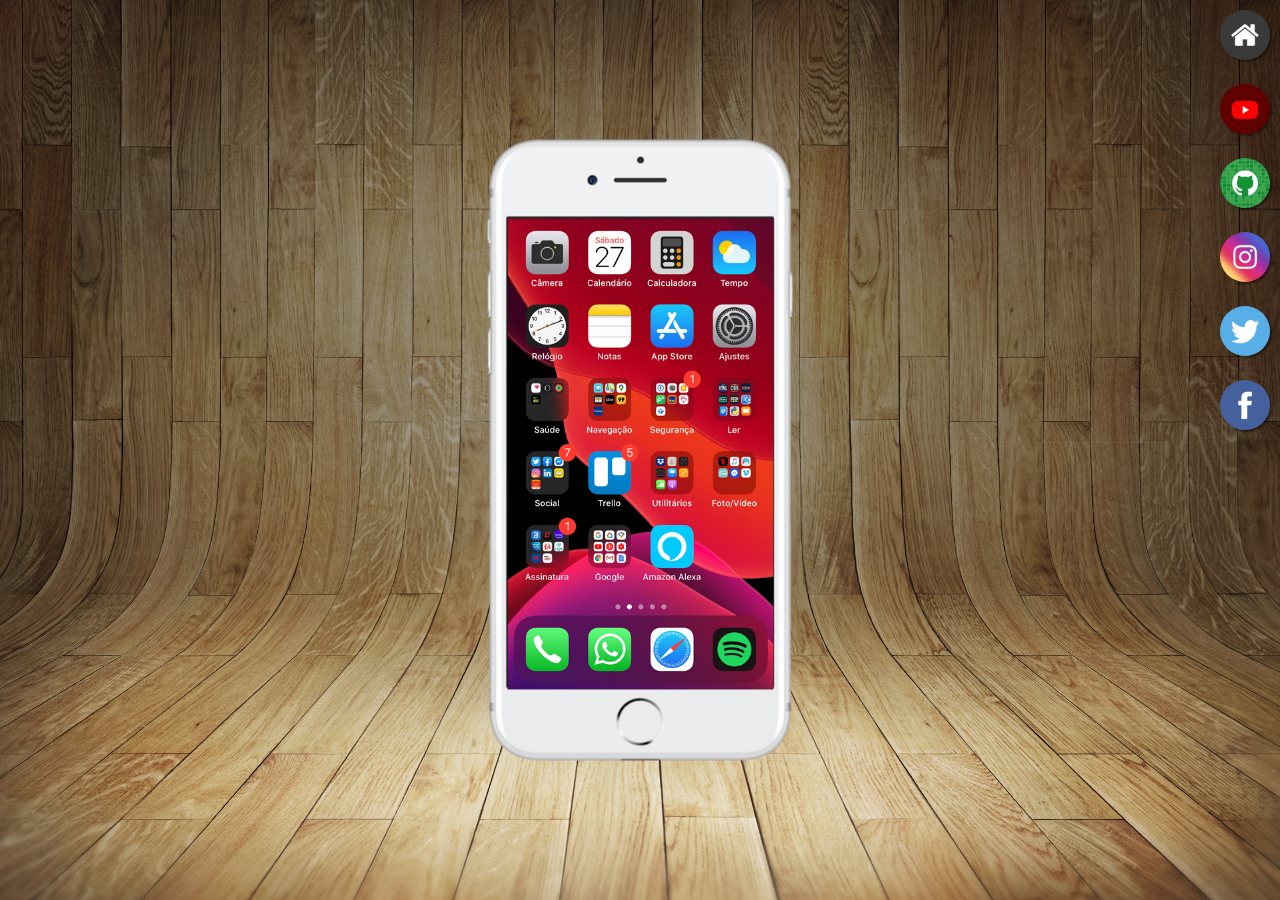
<file: index.html>
<!DOCTYPE html>
<html lang="pt-br">
<head>
    <meta charset="UTF-8">
    <meta http-equiv="X-UA-Compatible" content="IE=edge">
    <meta name="viewport" content="width=device-width, initial-scale=1.0">
    <link rel="shortcut icon" href="favicon.ico" type="image/x-icon">
    <link rel="stylesheet" href="estilos/style.css">
    <title>Projetos Redes Sociais</title>
</head>
<body>
    <main>
        <section id="telefone">
            <iframe src="home.html" name="tela" id="tela" frameborder="0">
                Seu navegador não é compatível com isso.
            </iframe>
        </section>
        <section id="redes-sociais">
            <a href="home.html" target="tela"><img src="imagens/logo-home.jpg" alt="Home"></a><br>
            <a href="youtube.html" target="tela"><img src="imagens/logo-youtube.jpg" alt="youtube"></a><br>
            <a href="github.html" target="tela"><img src="imagens/logo-github.jpg" alt="github"></a><br>
            <a href="instagram.html" target="tela"><img src="imagens/logo-instagram.jpg" alt="instagram"></a><br>
            <a href="twitter.html" target="tela"><img src="imagens/logo-twitter.jpg" alt="twitter"></a><br>
            <a href="facebook.html" target="tela"><img src="imagens/logo-facebook.jpg" alt="facebook"></a>
        </section>
    </main>
</body>
</html>
</file>
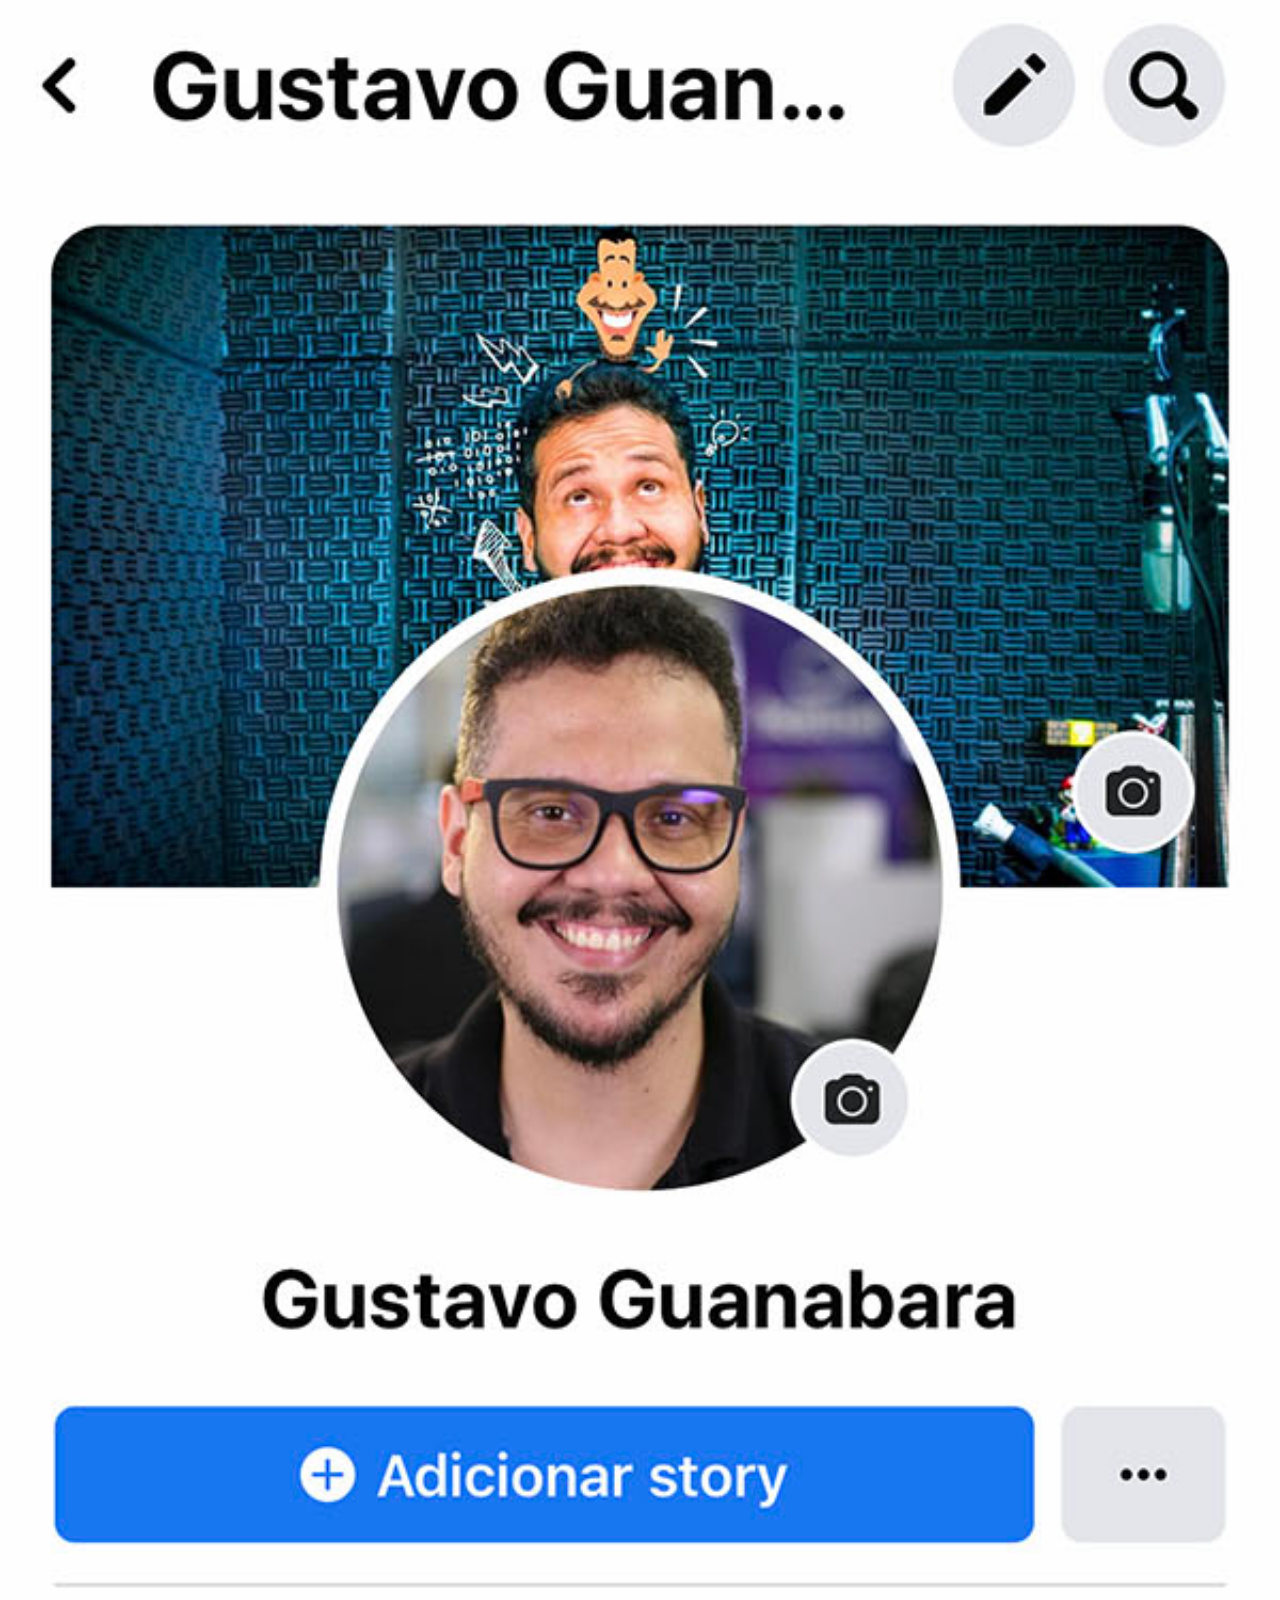
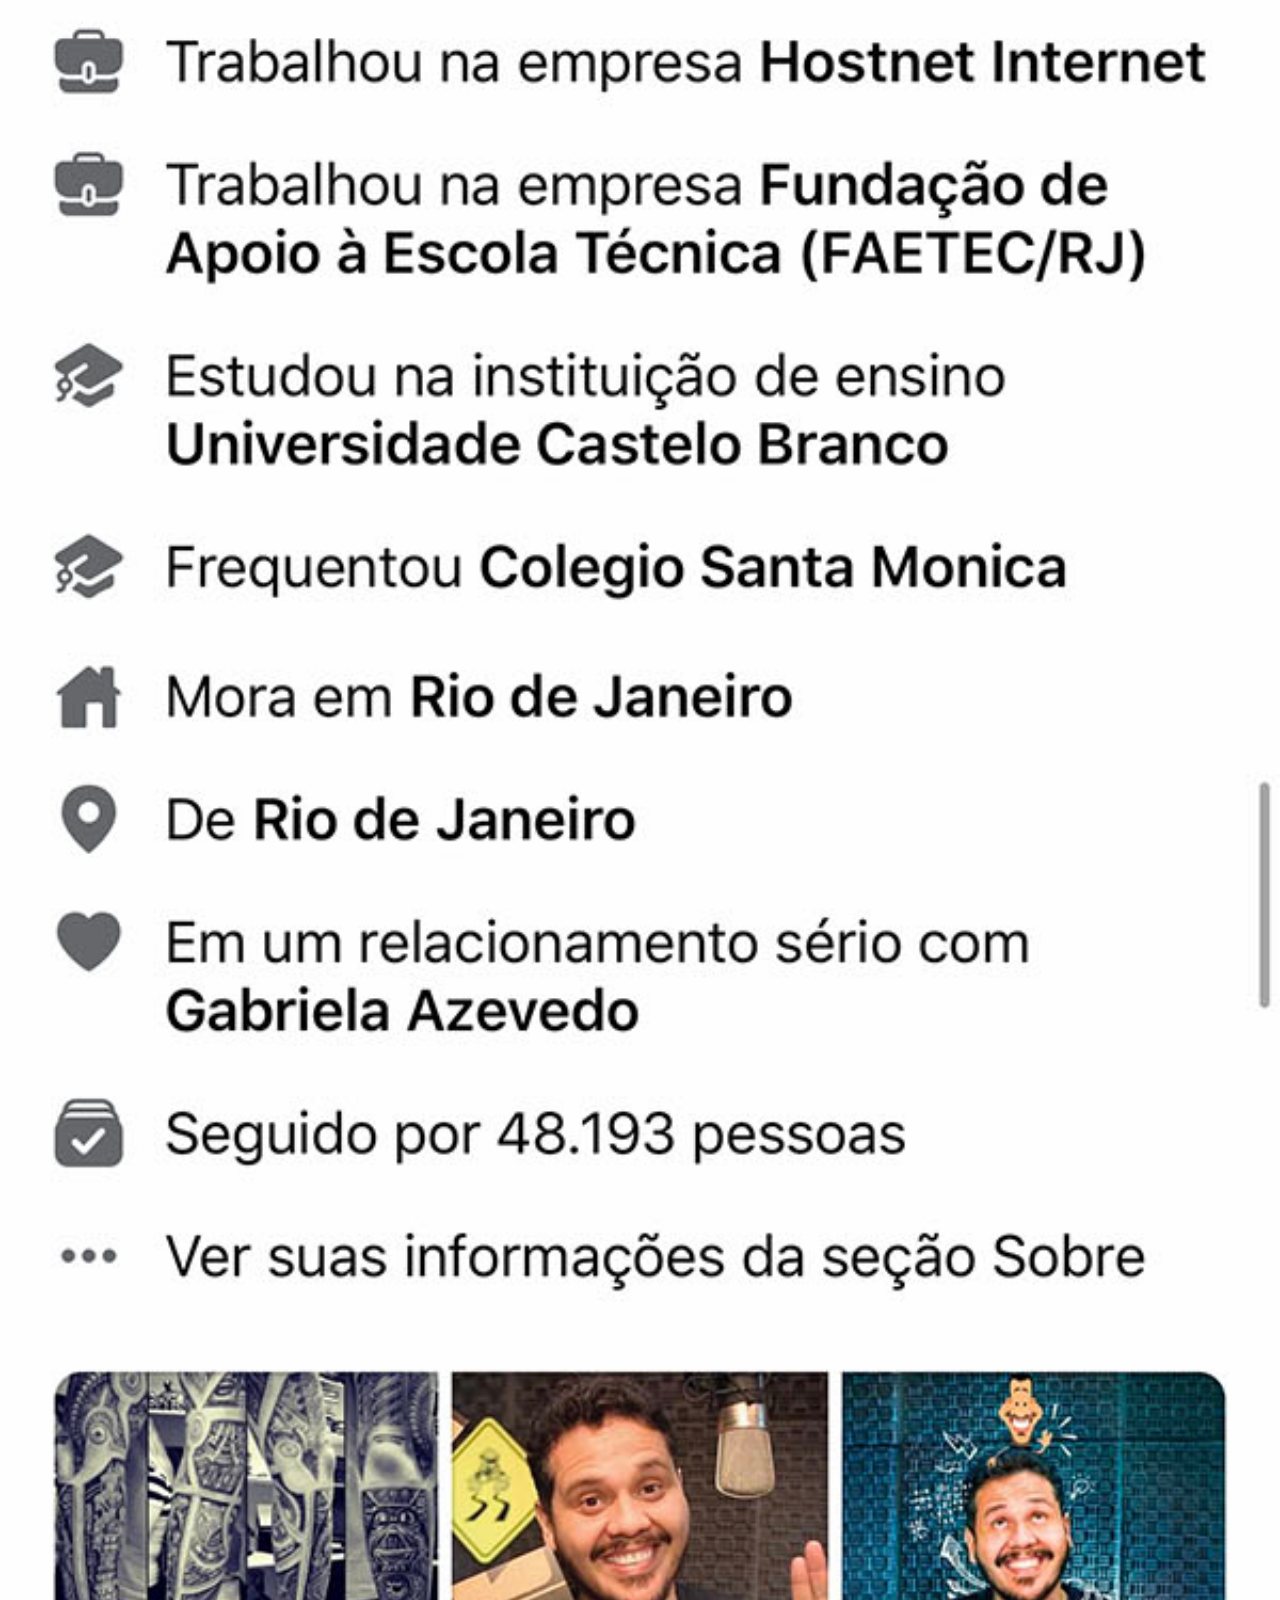
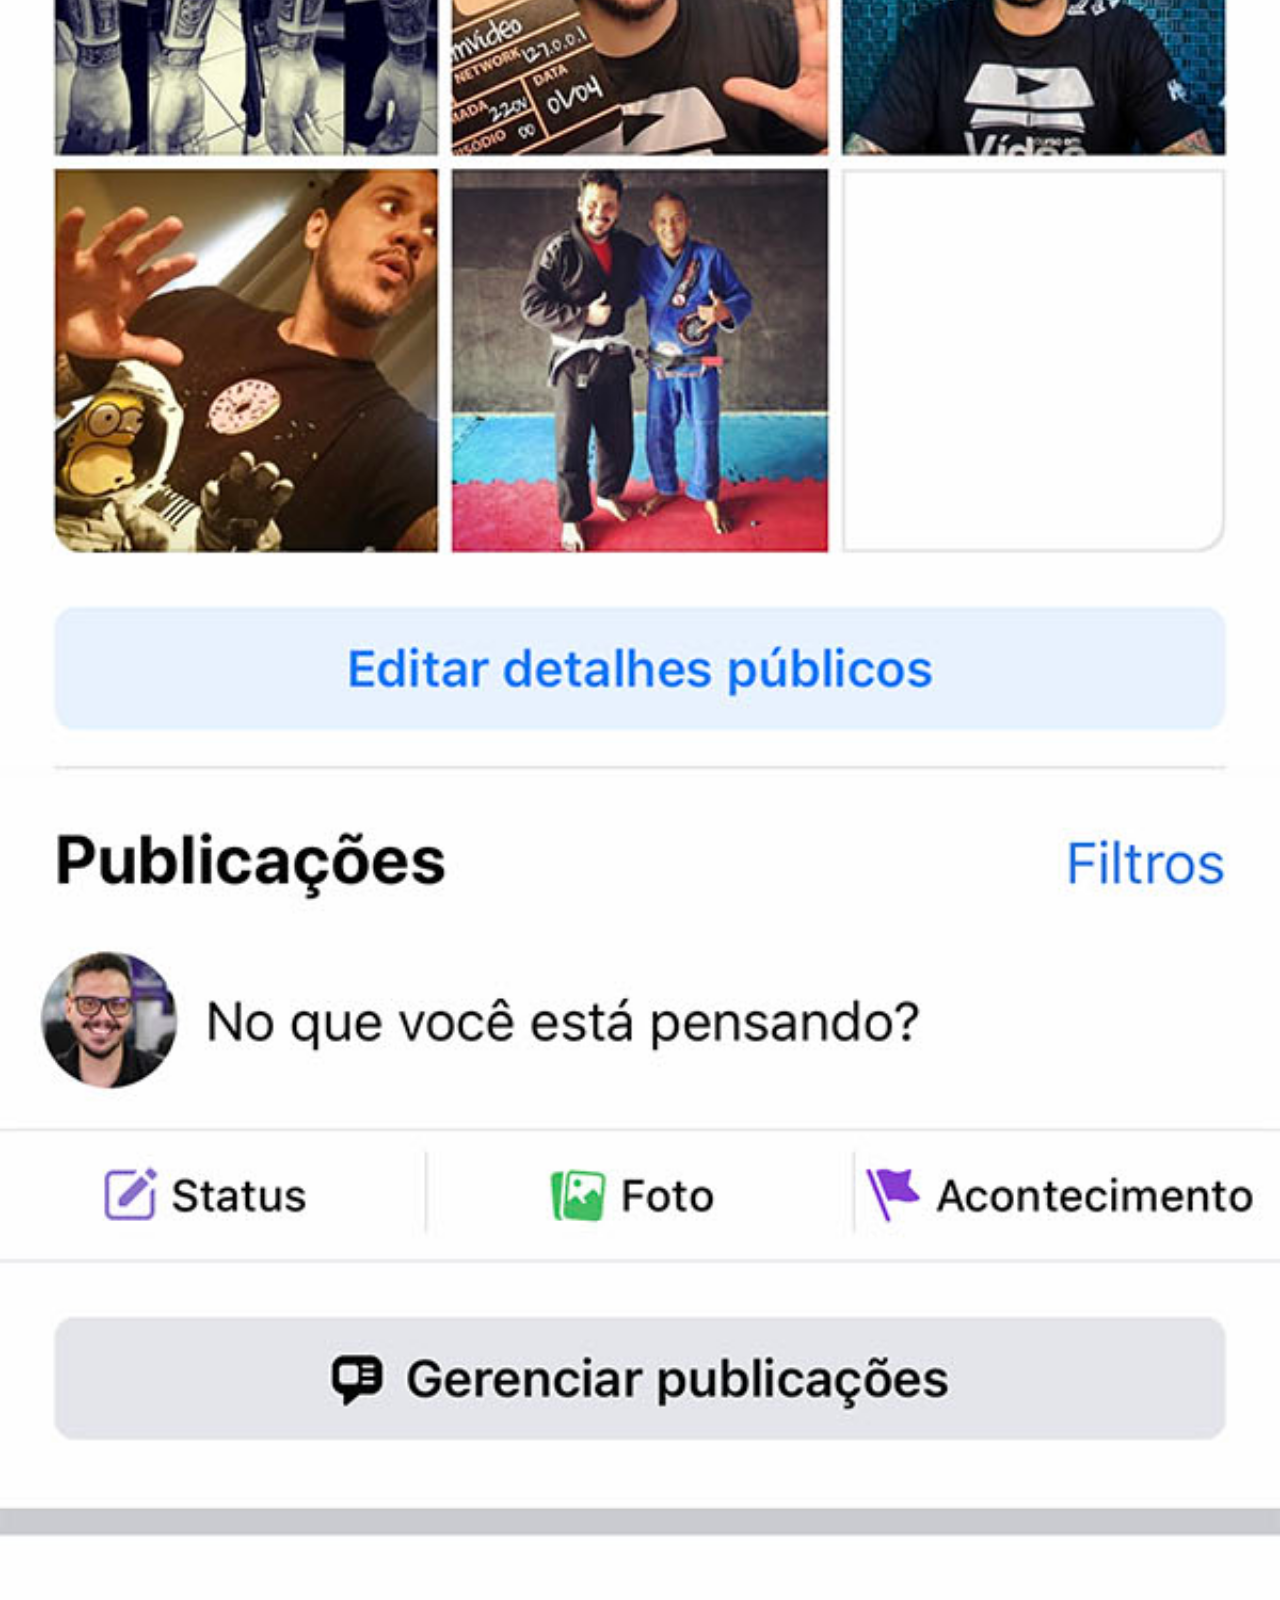
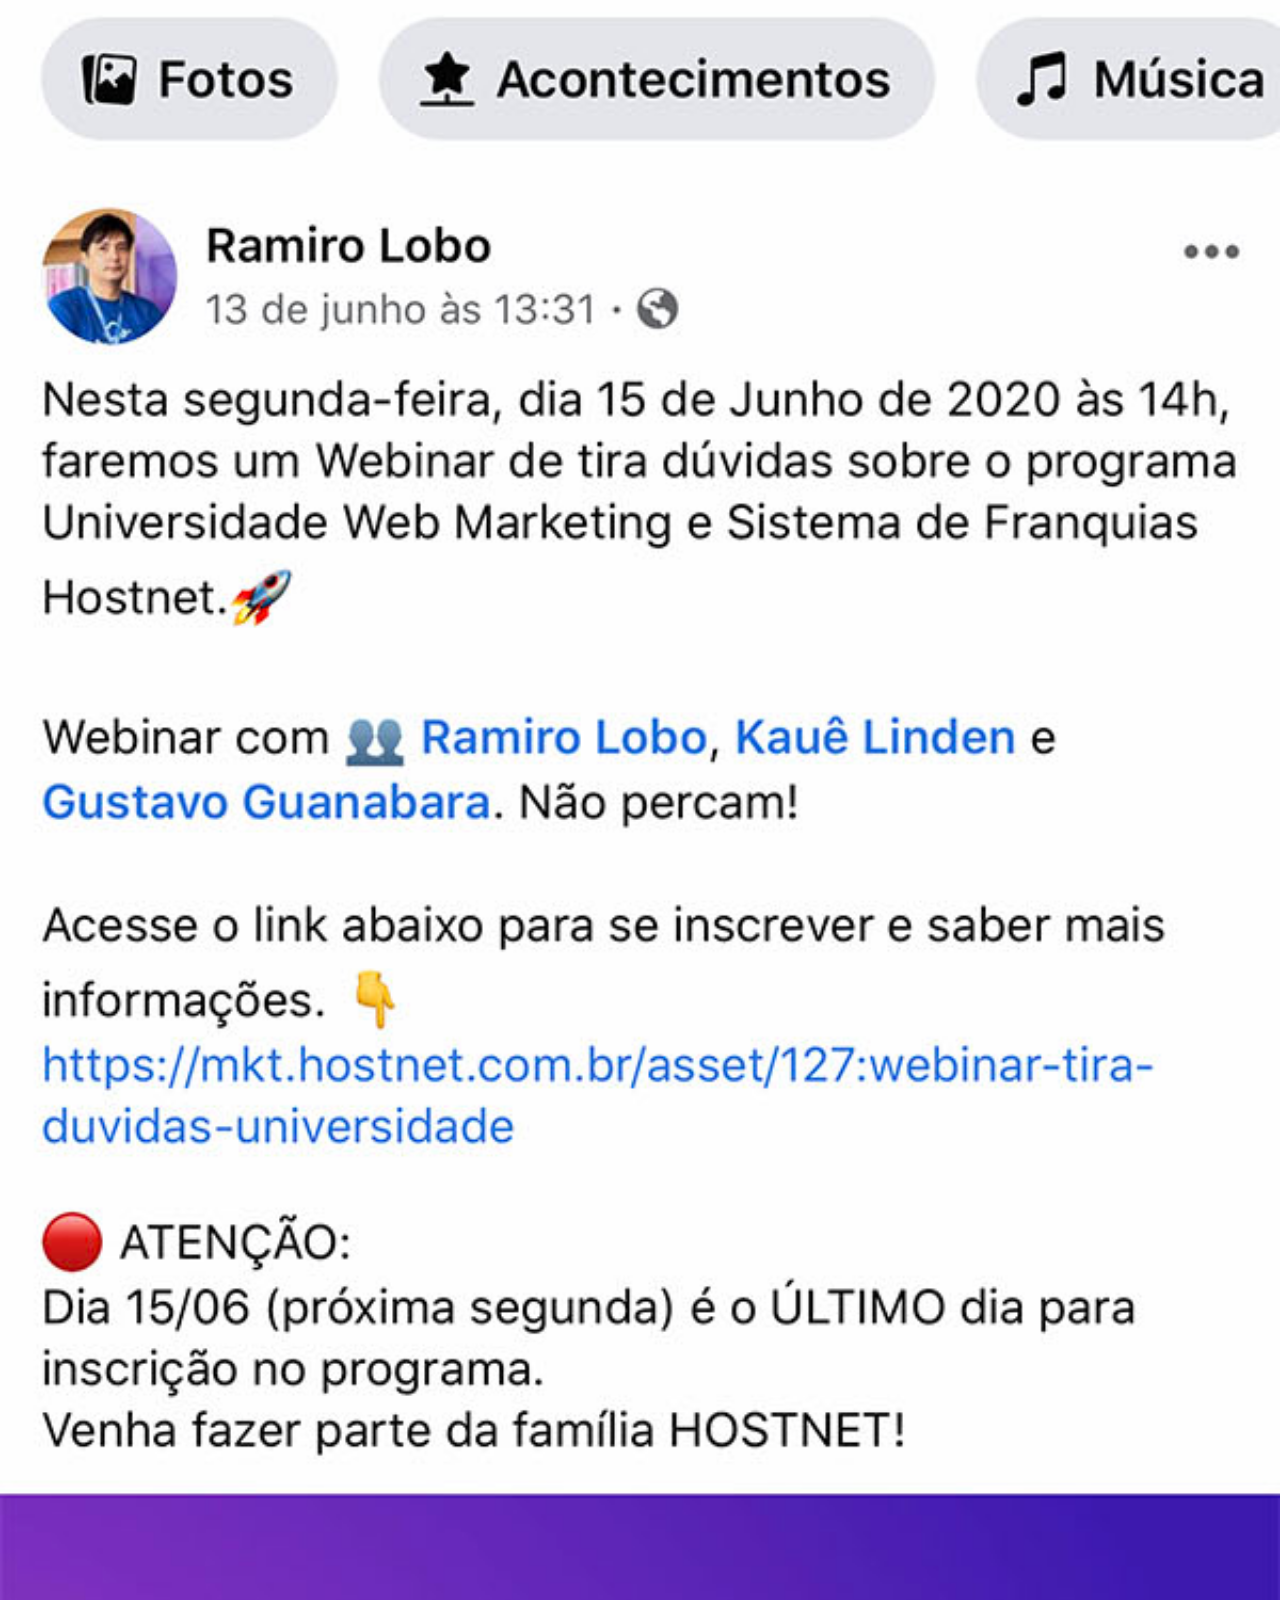
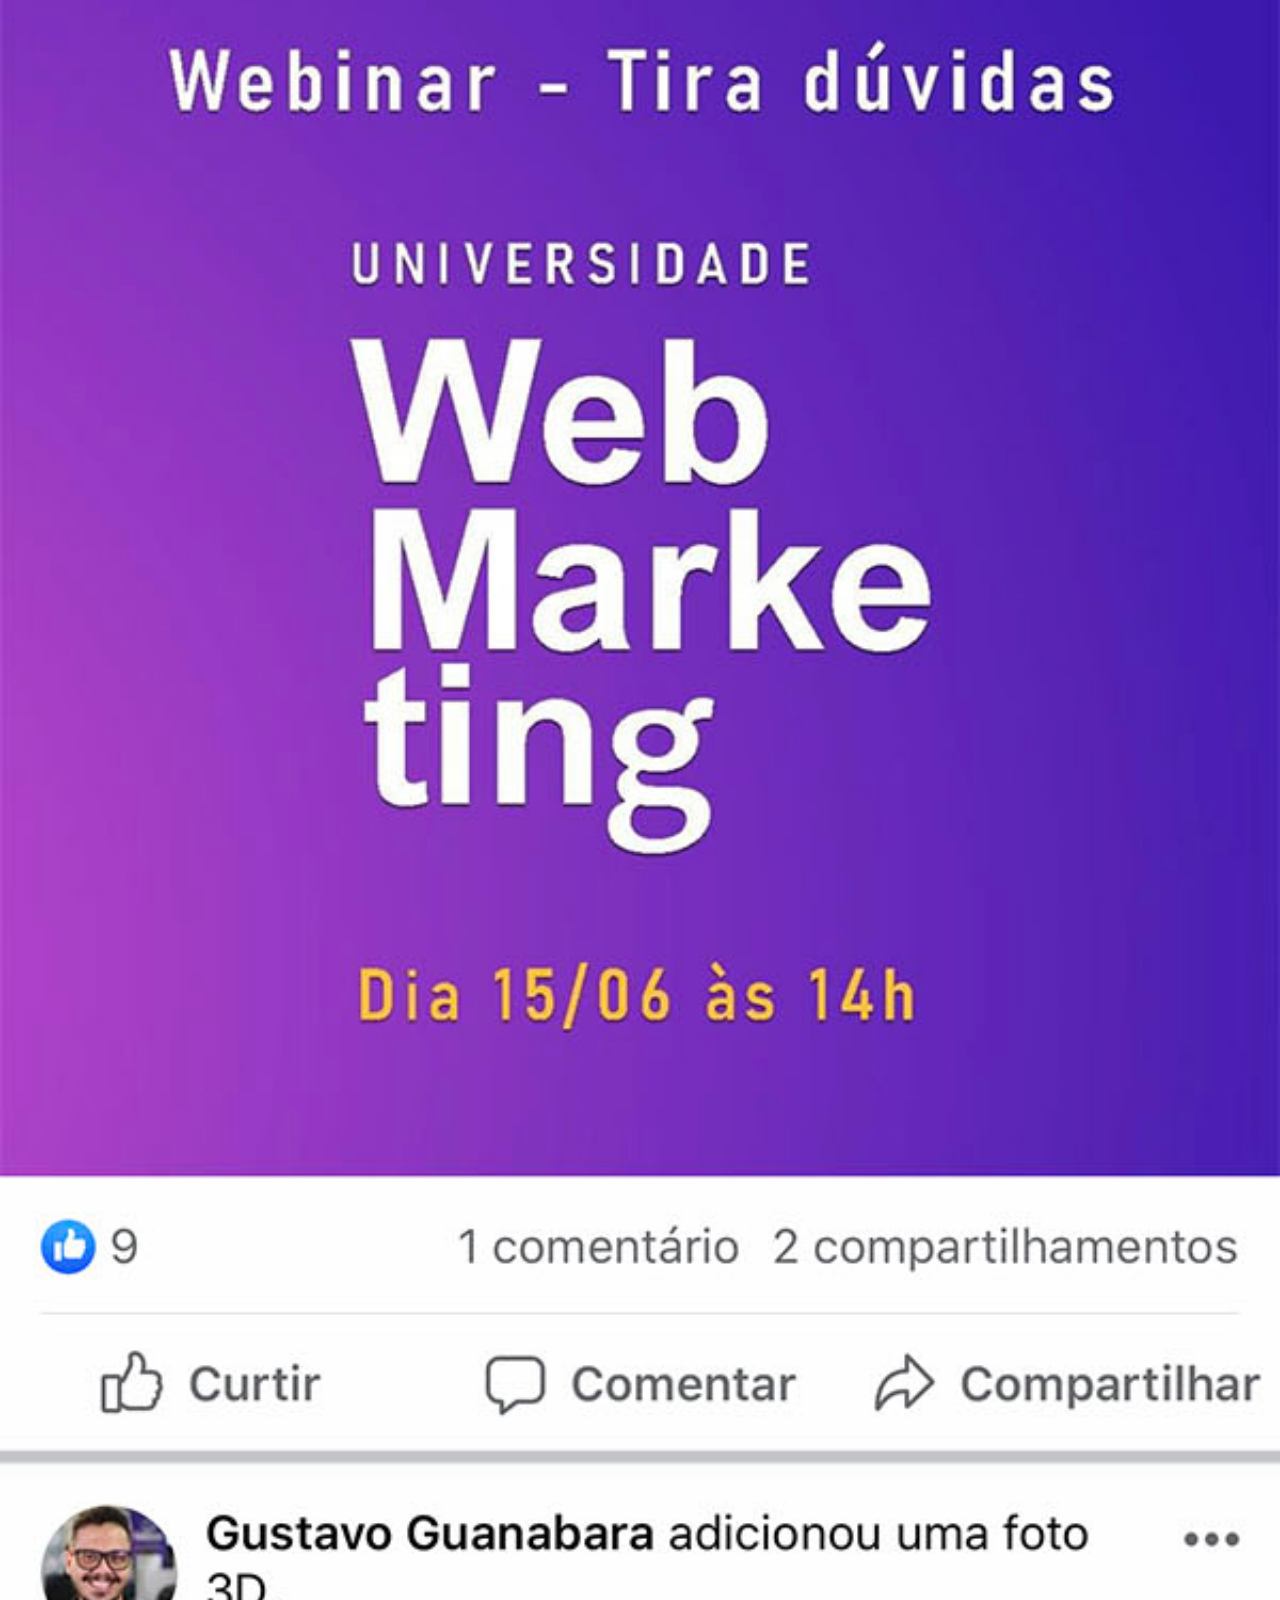
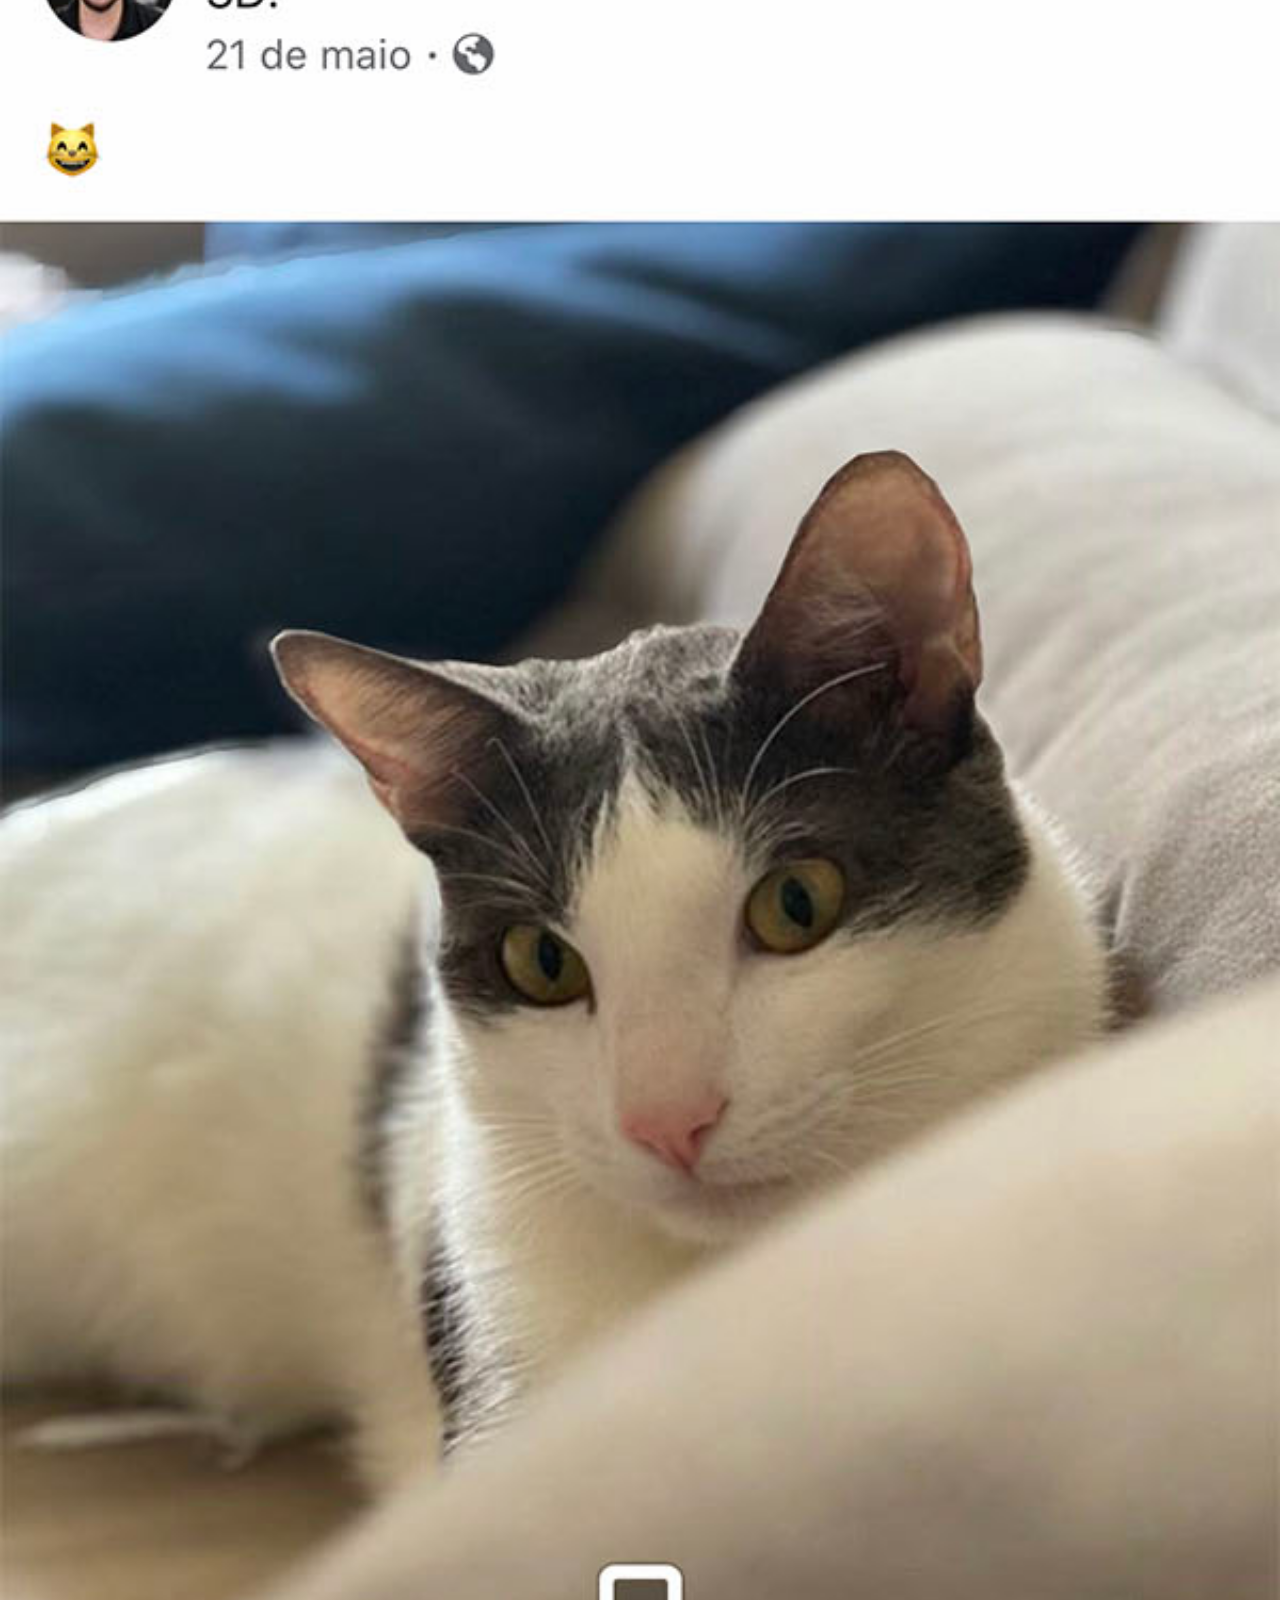
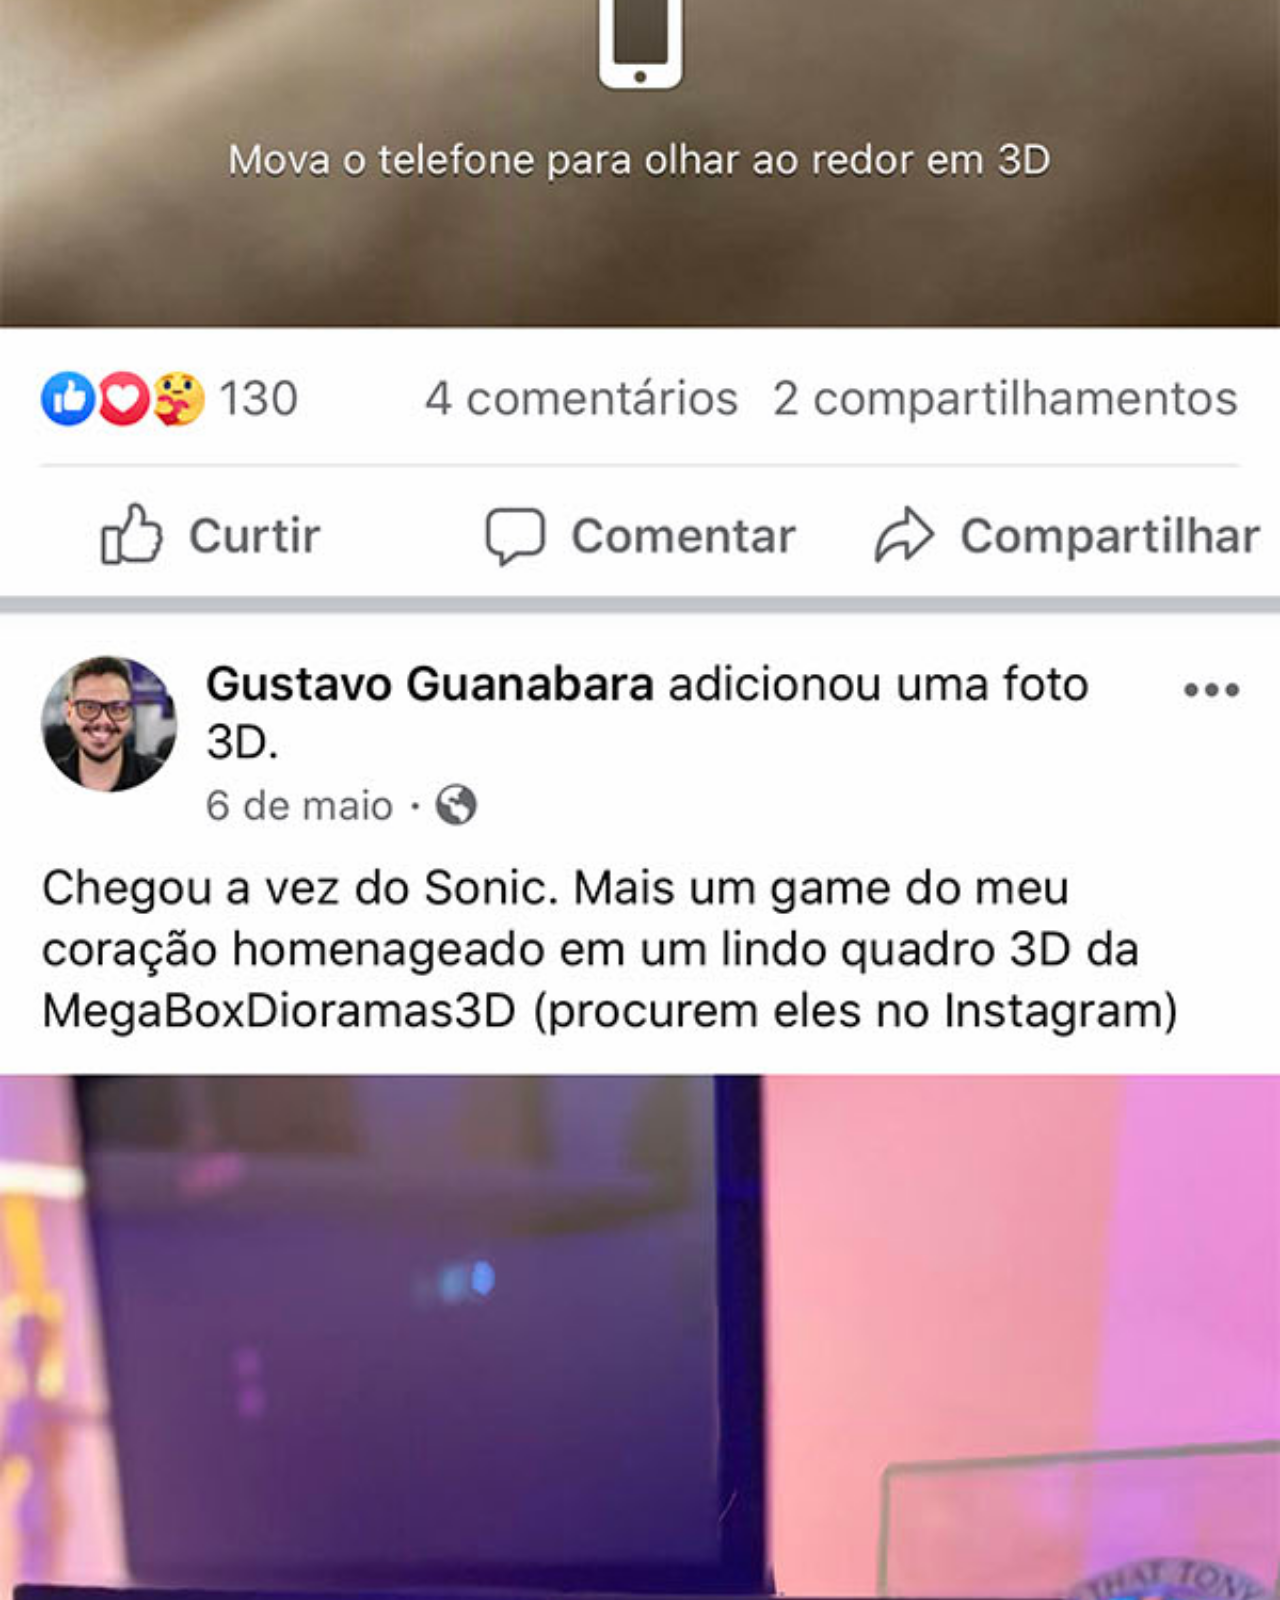
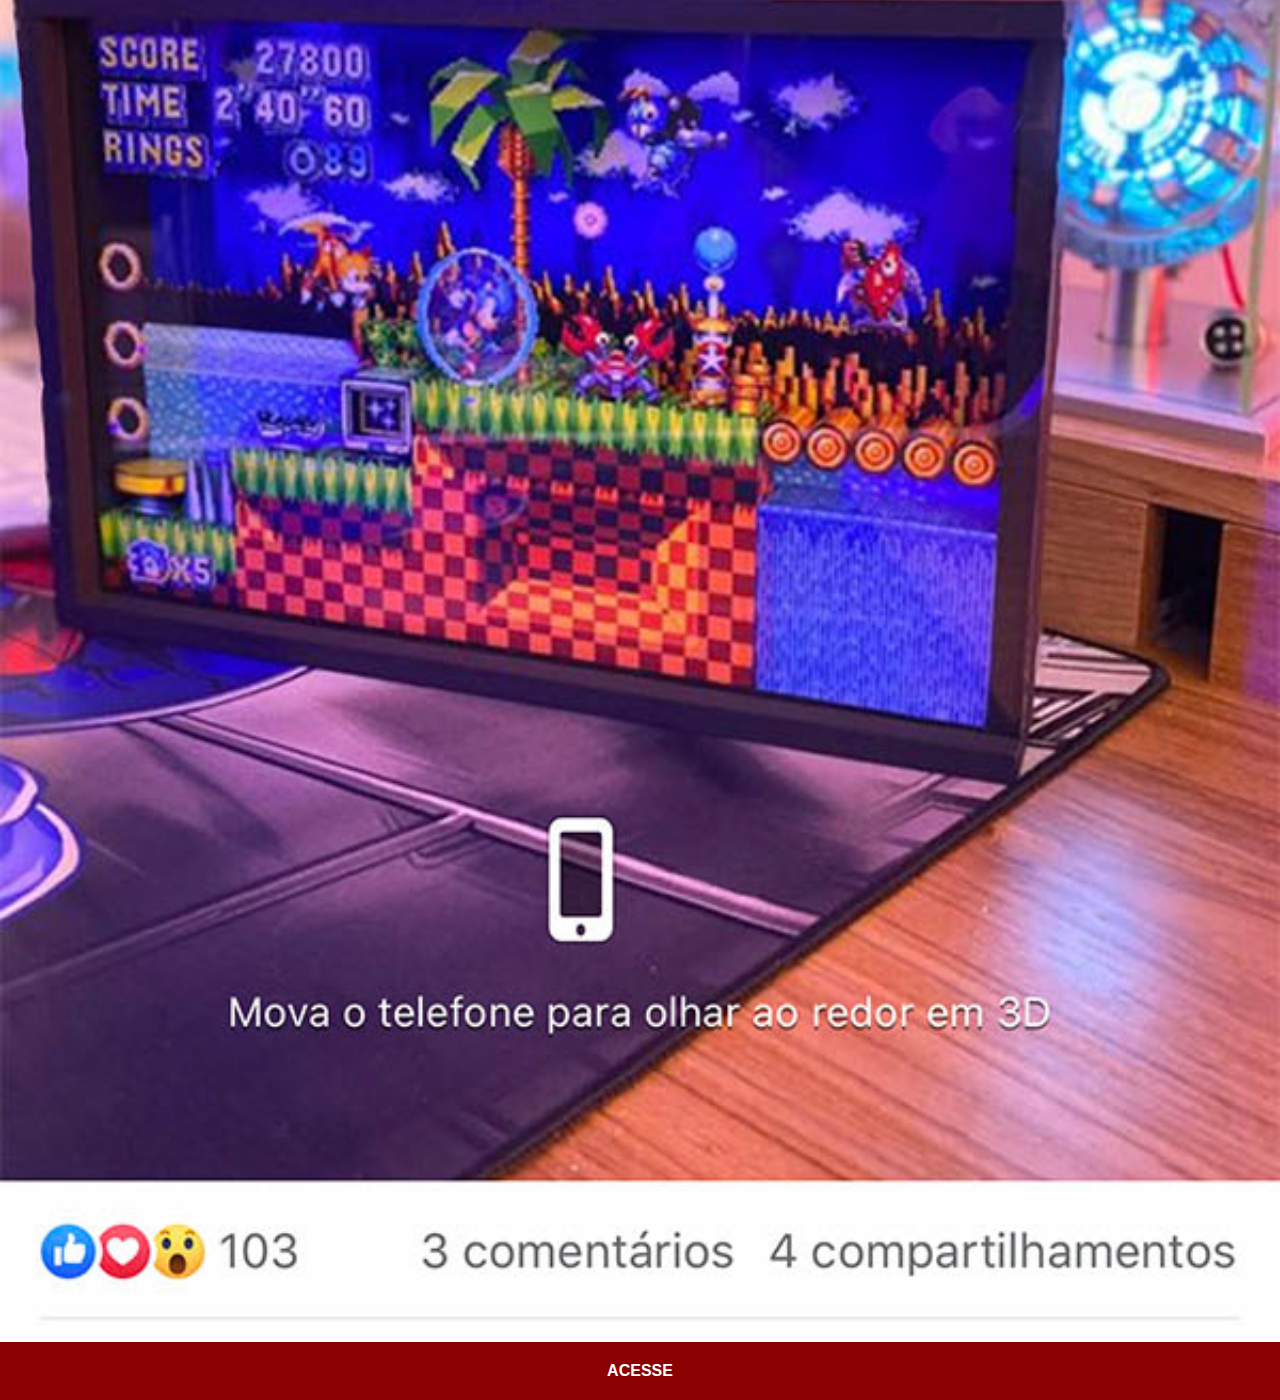
<file: facebook.html>
<!DOCTYPE html>
<html lang="pt-br">
<head>
    <meta charset="UTF-8">
    <meta http-equiv="X-UA-Compatible" content="IE=edge">
    <meta name="viewport" content="width=device-width, initial-scale=1.0">
    <title>Facebook</title>
    <link rel="stylesheet" href="estilos/social.css">
</head>
<body>
    <img src="imagens/tela-facebook.jpg" alt="Twitter">
    <a href="https://facebook.com/gustavoguanabara/" target="_blank">ACESSE</a>
</body>
</html>
</file>
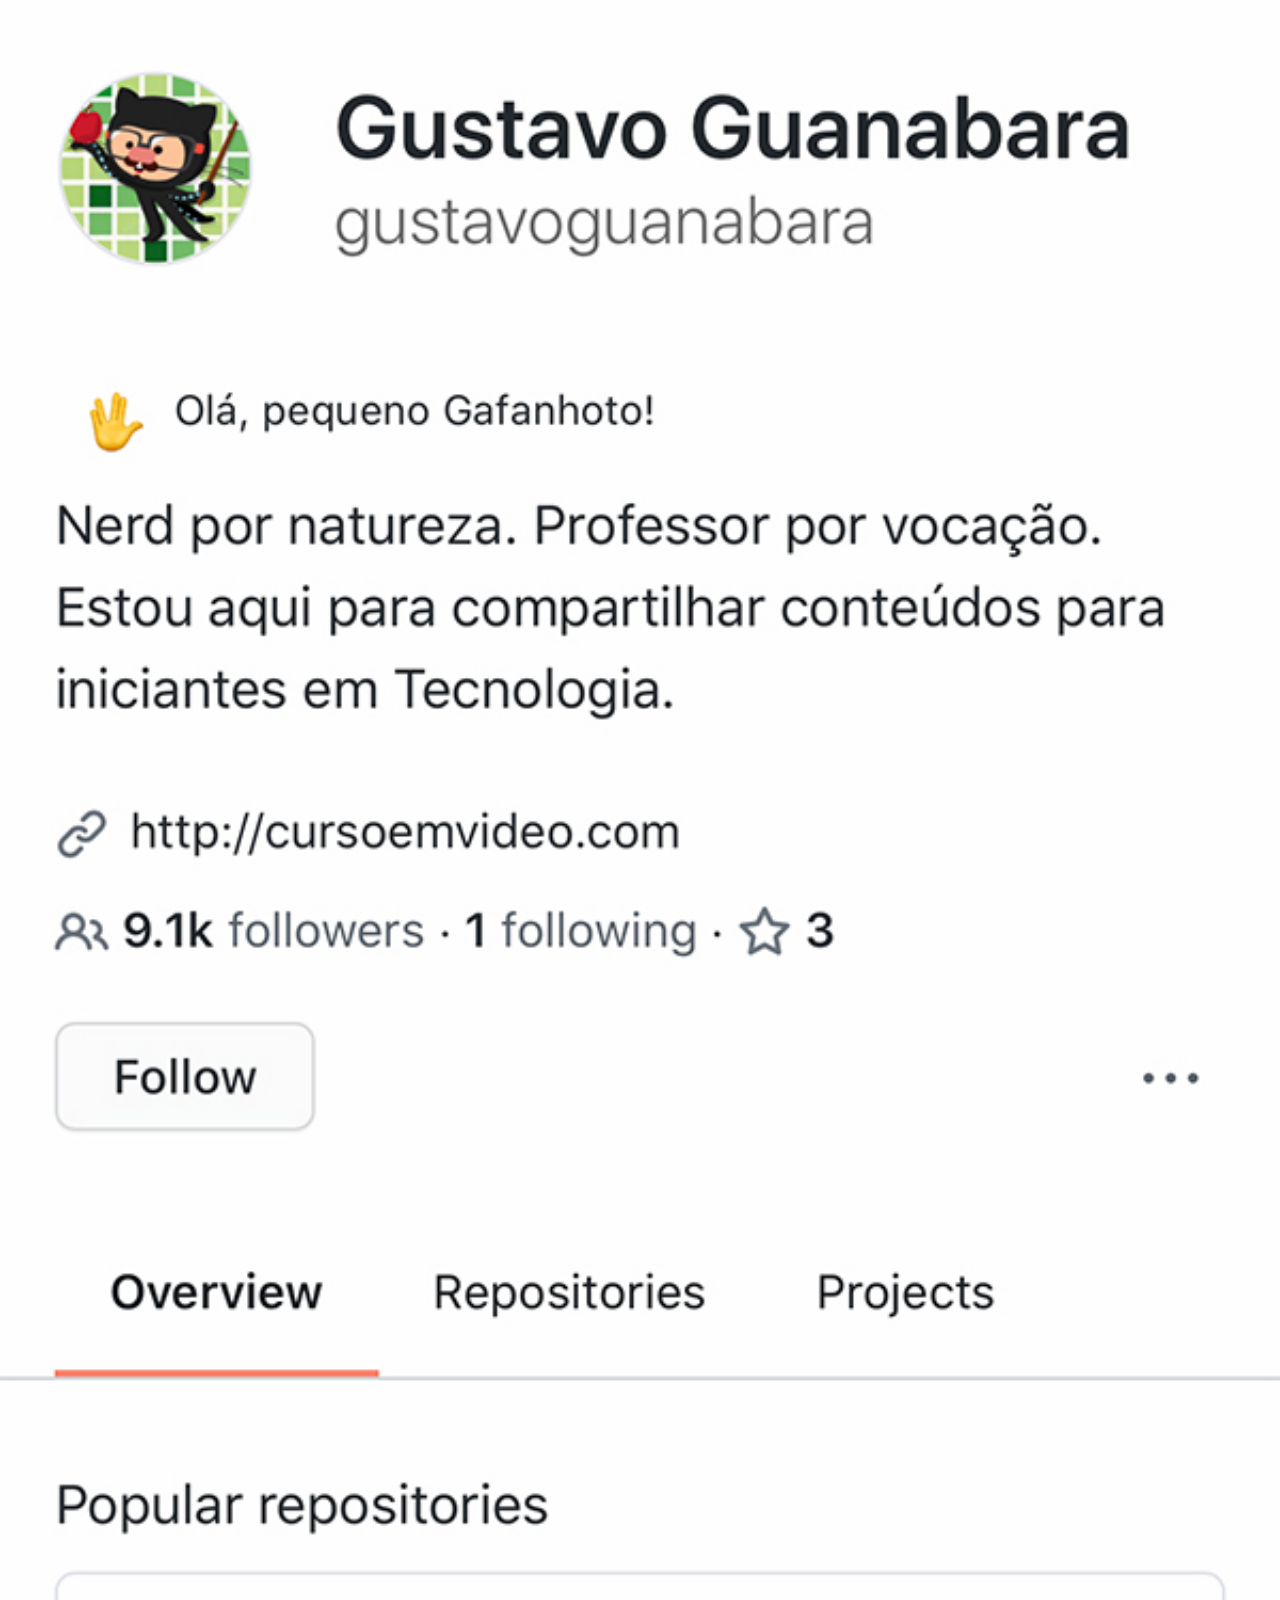
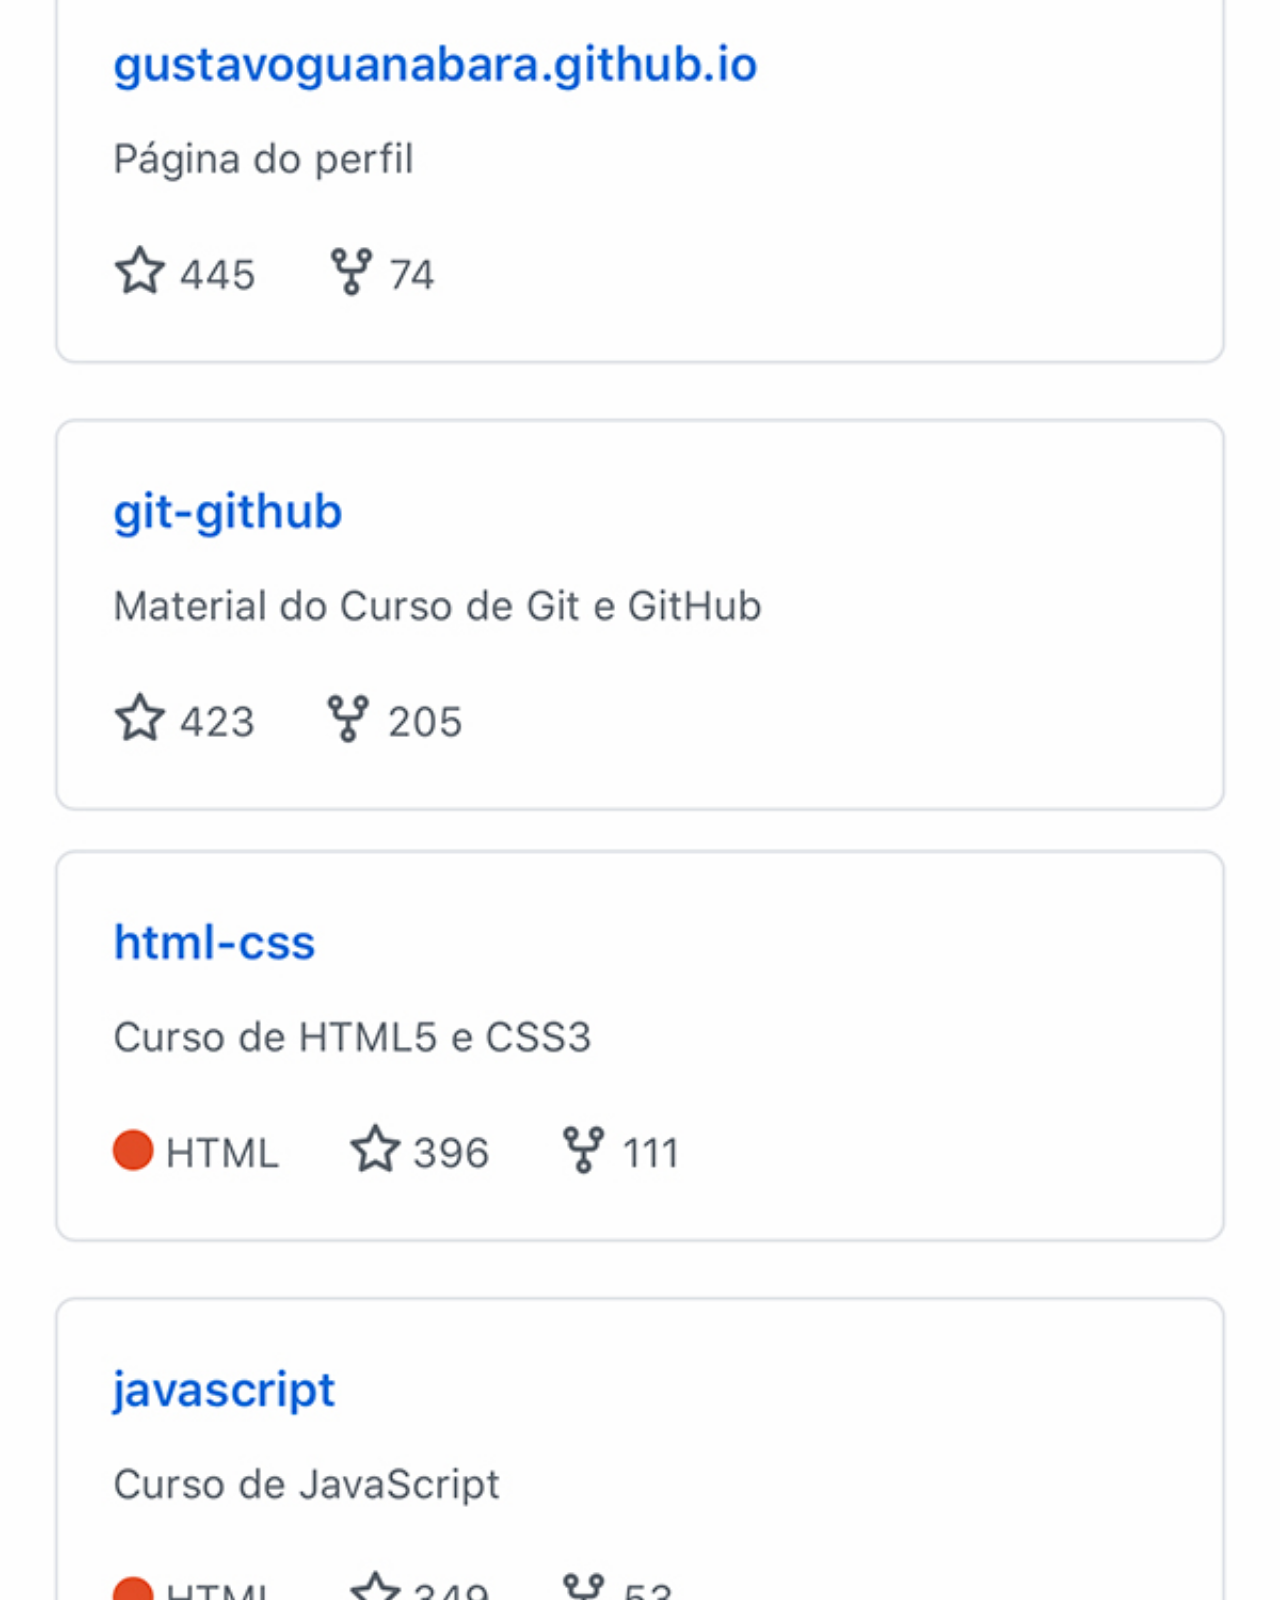
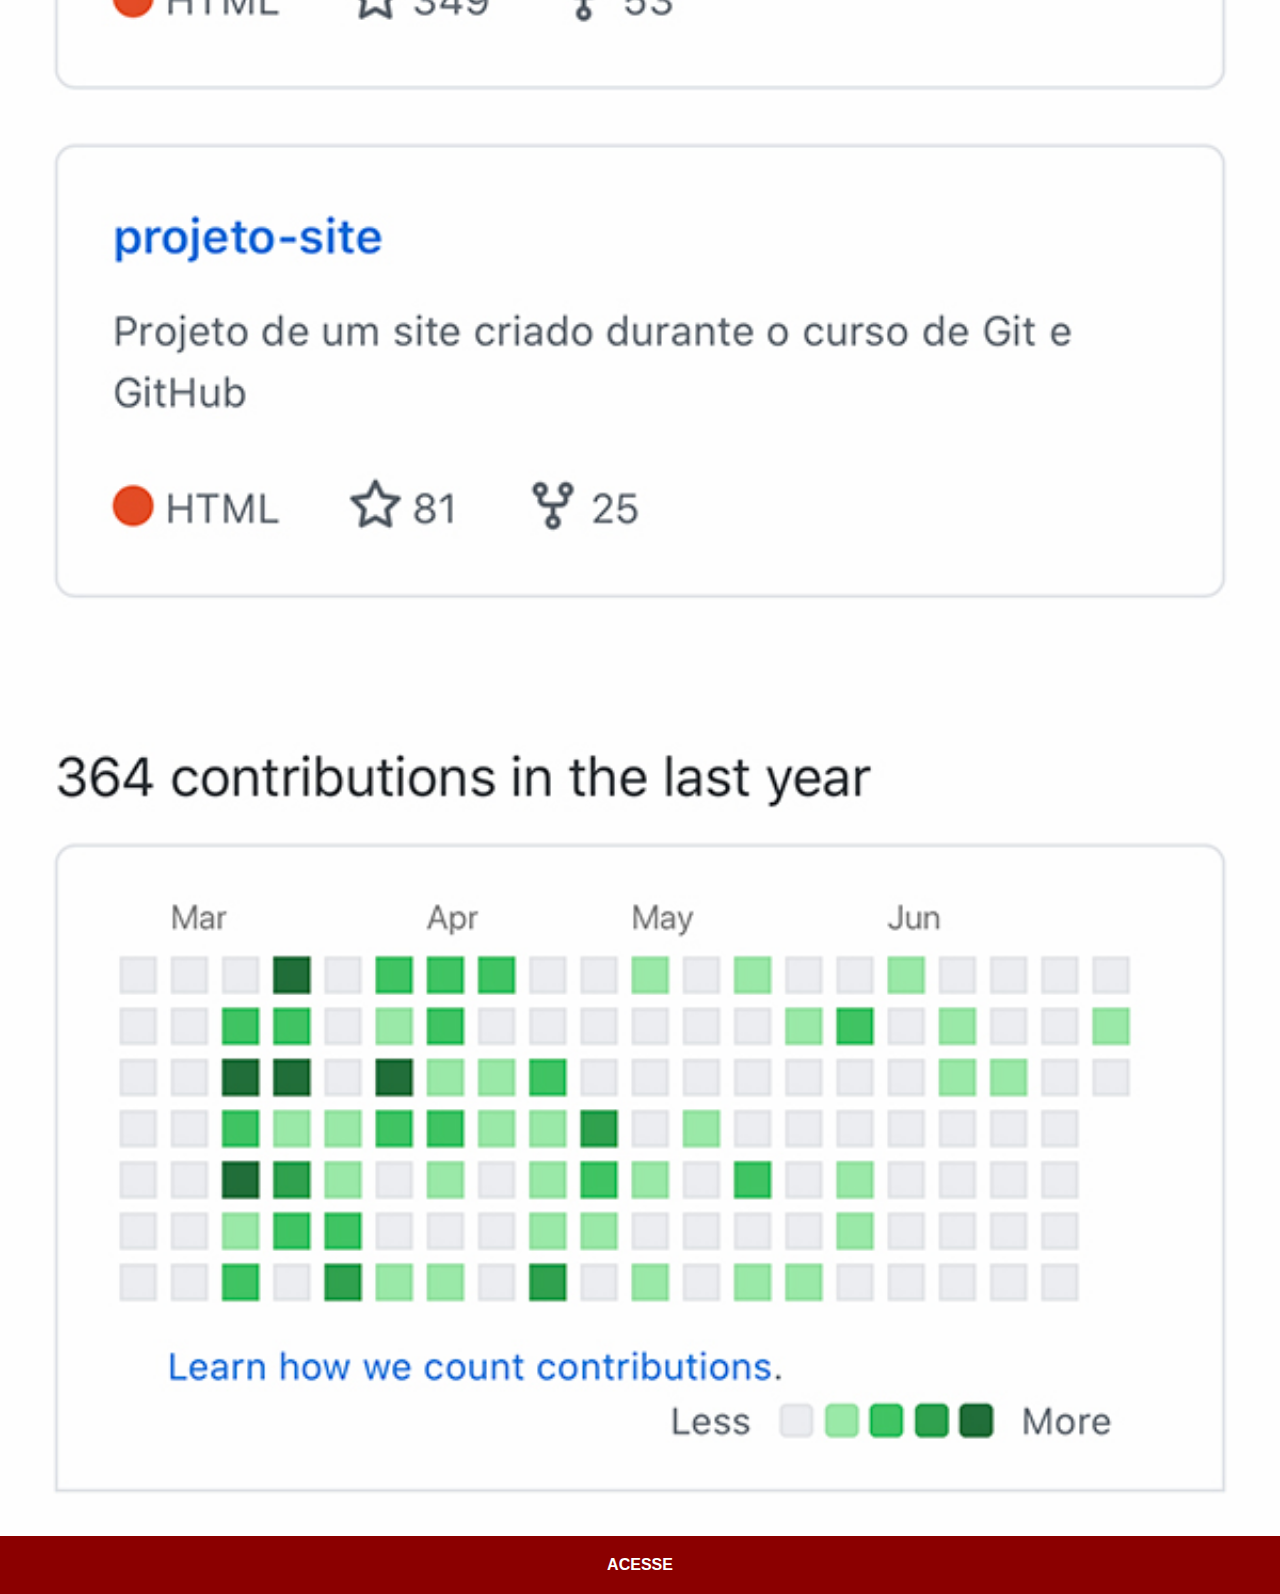
<file: github.html>
<!DOCTYPE html>
<html lang="pt-br">
<head>
    <meta charset="UTF-8">
    <meta http-equiv="X-UA-Compatible" content="IE=edge">
    <meta name="viewport" content="width=device-width, initial-scale=1.0">
    <title>Github</title>
    <link rel="stylesheet" href="estilos/social.css">
</head>
<body>
    <img src="imagens/tela-github.jpg" alt="Github">
    <a href="https://github.com/gustavoguanabara/" target="_blank">ACESSE</a>
</body>
</html>
</file>
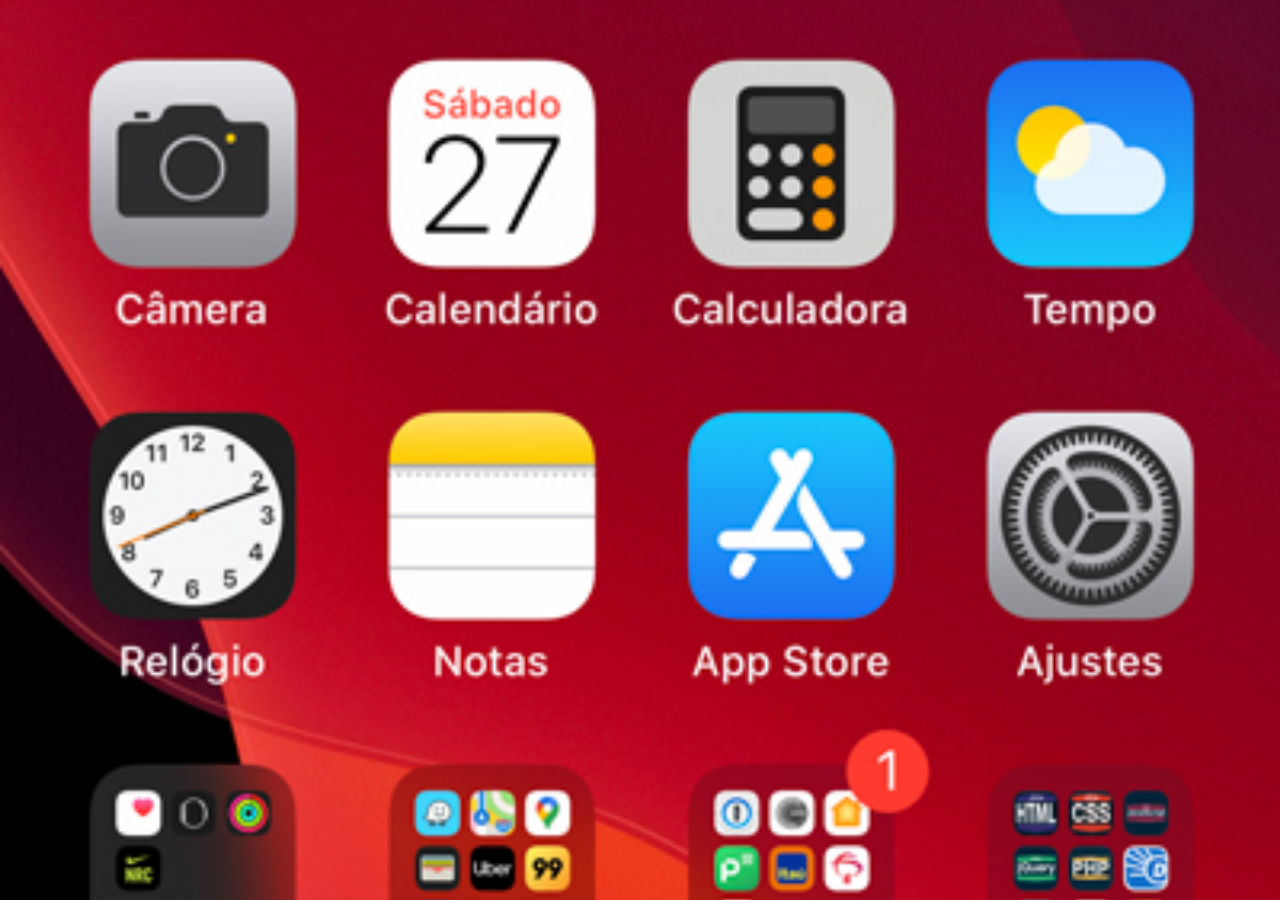
<file: home.html>
<!DOCTYPE html>
<html lang="pt-br">
<head>
    <meta charset="UTF-8">
    <meta http-equiv="X-UA-Compatible" content="IE=edge">
    <meta name="viewport" content="width=device-width, initial-scale=1.0">
    <title>home</title>
</head>
<style>
    *{
        margin: 0px;
        padding: 0px;
    }

    body{
        width: 100vw;
        height: 100vh;
        background: black url('imagens/tela-home.jpg') no-repeat top center;
        background-size: cover;
    }
</style>
<body>
    
</body>
</html>
</file>
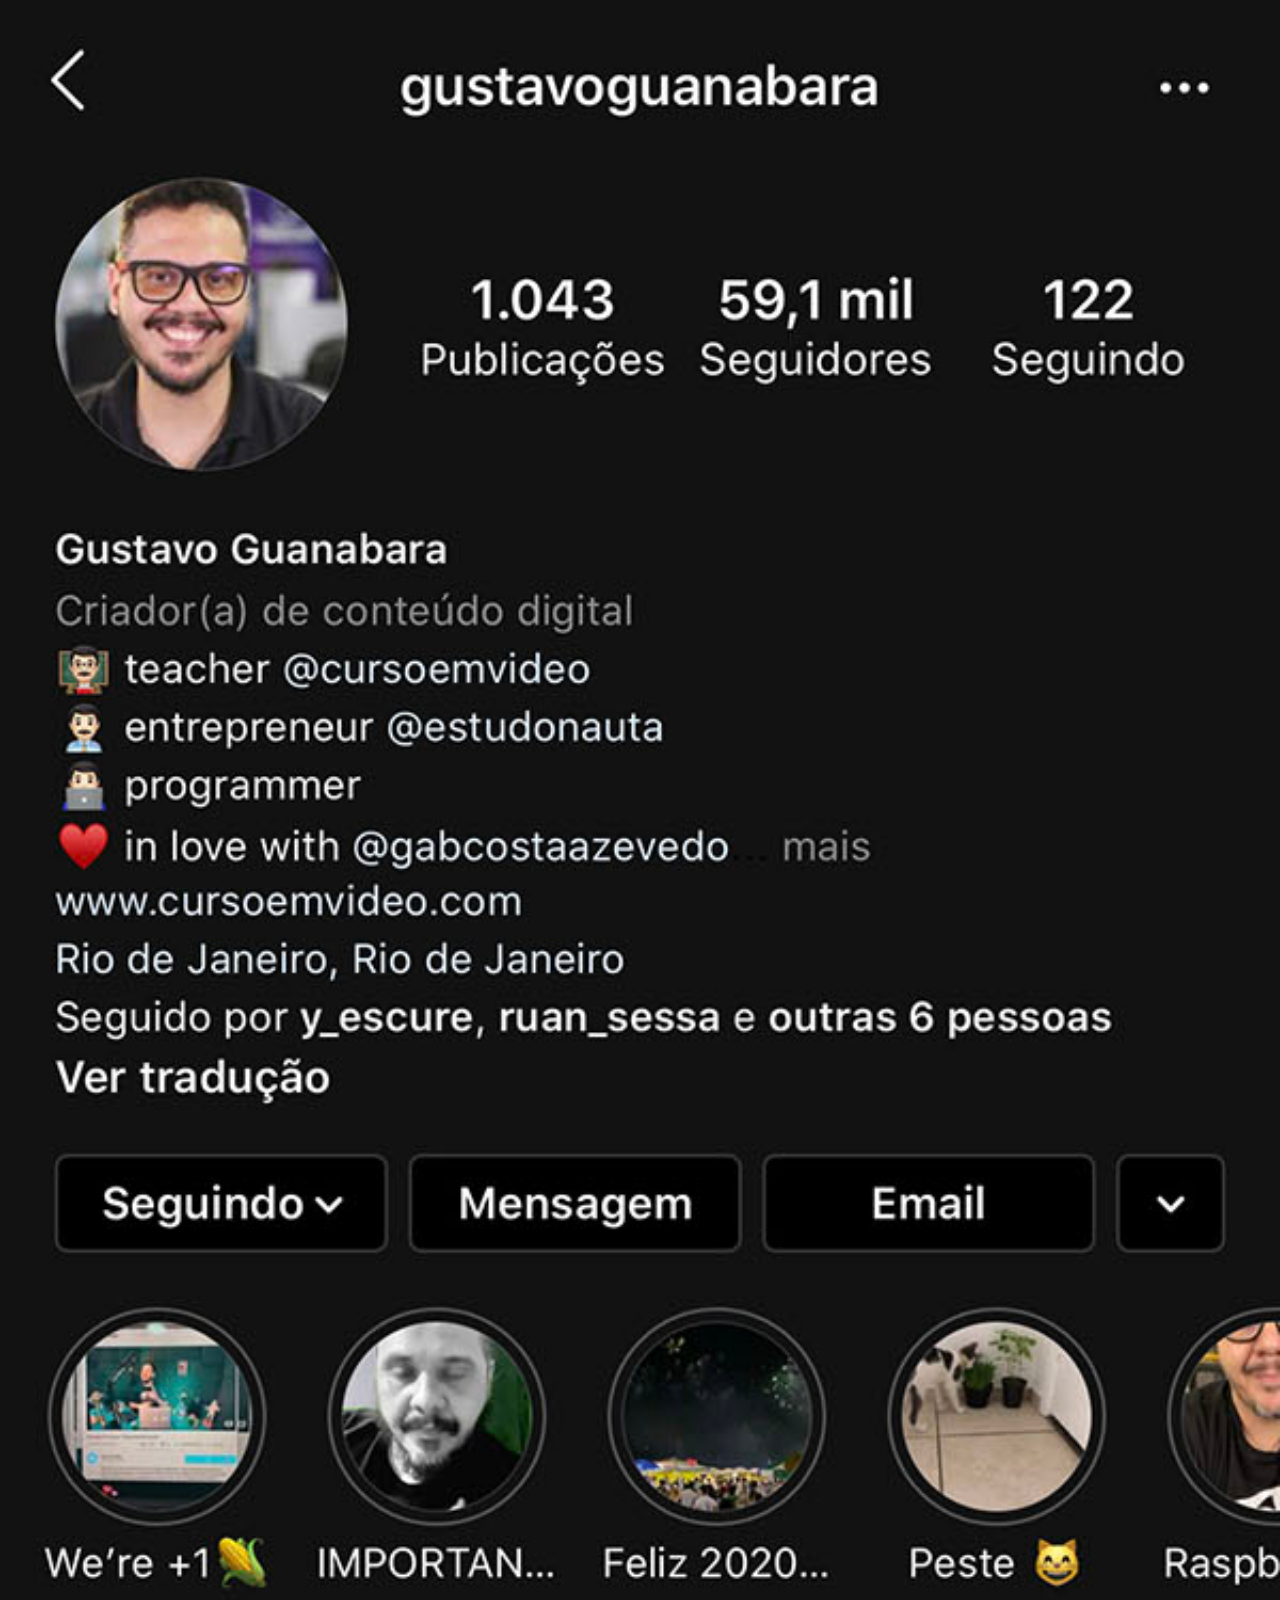
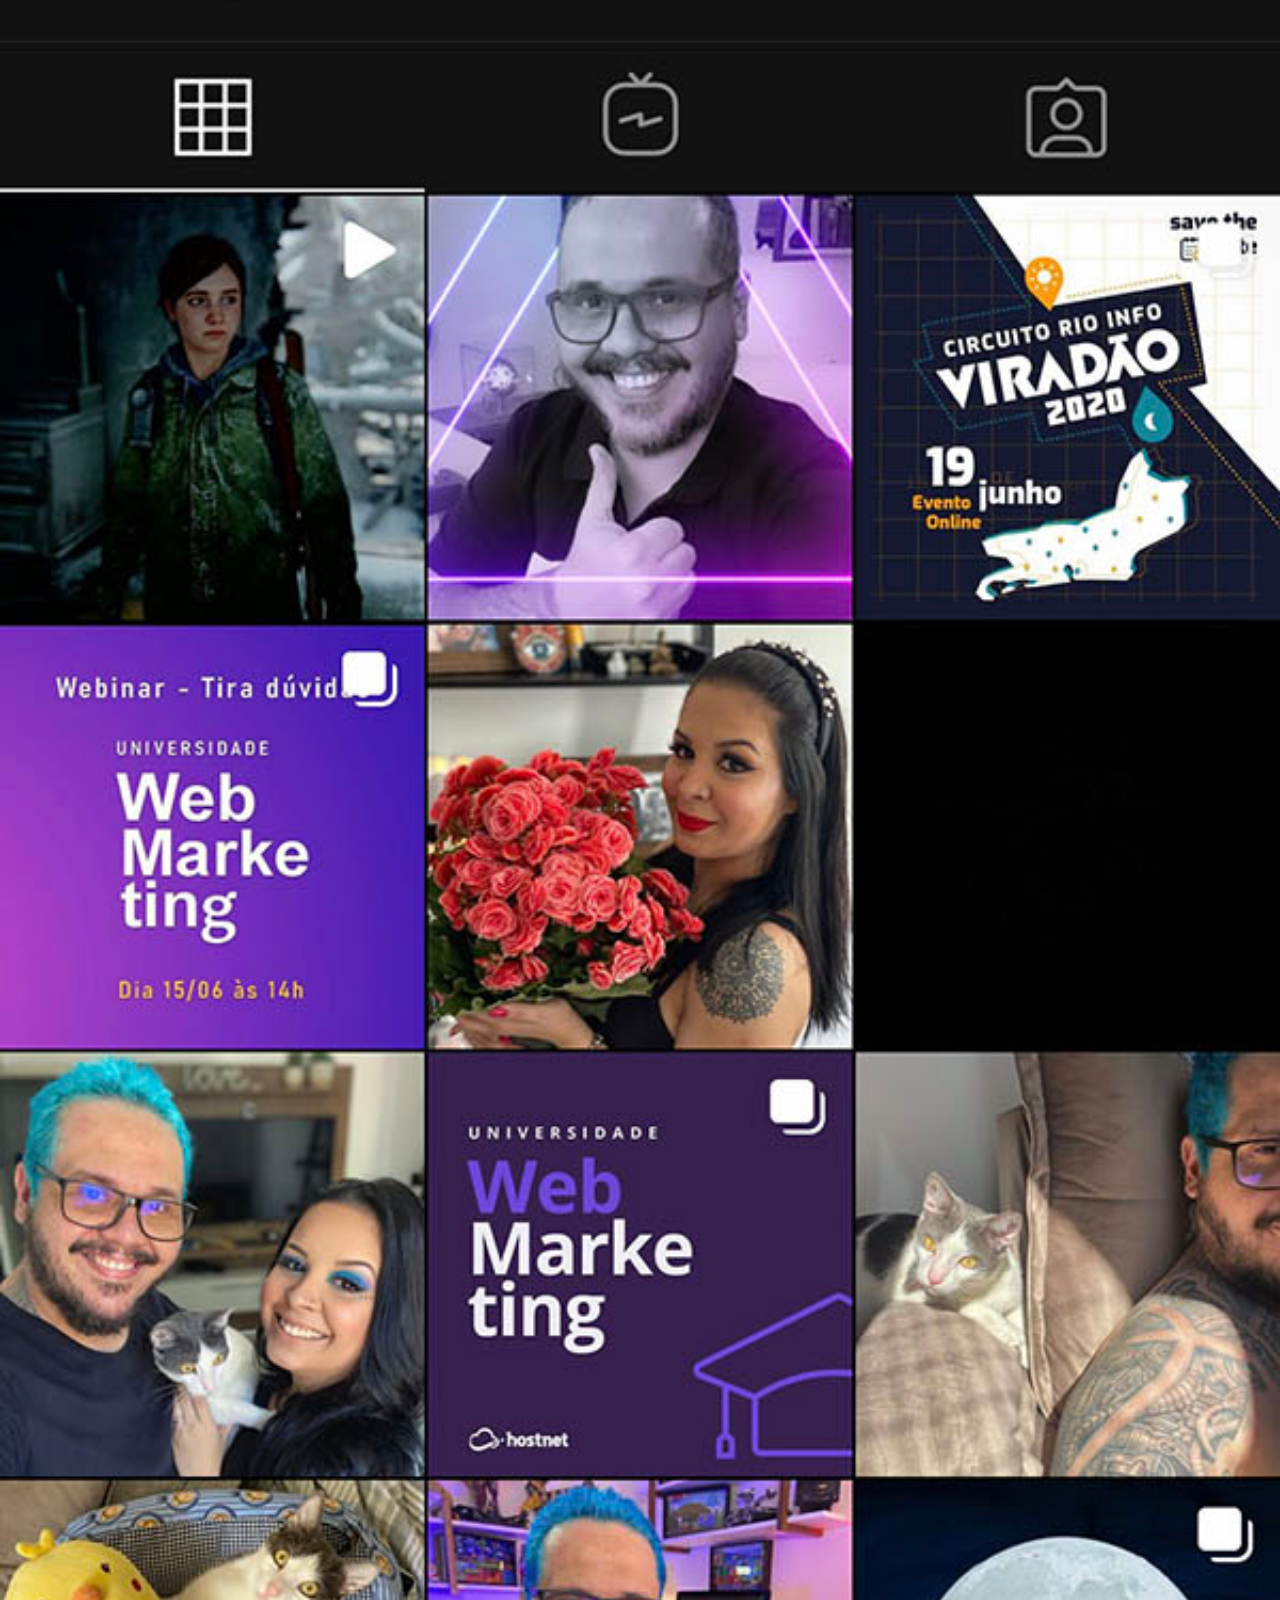
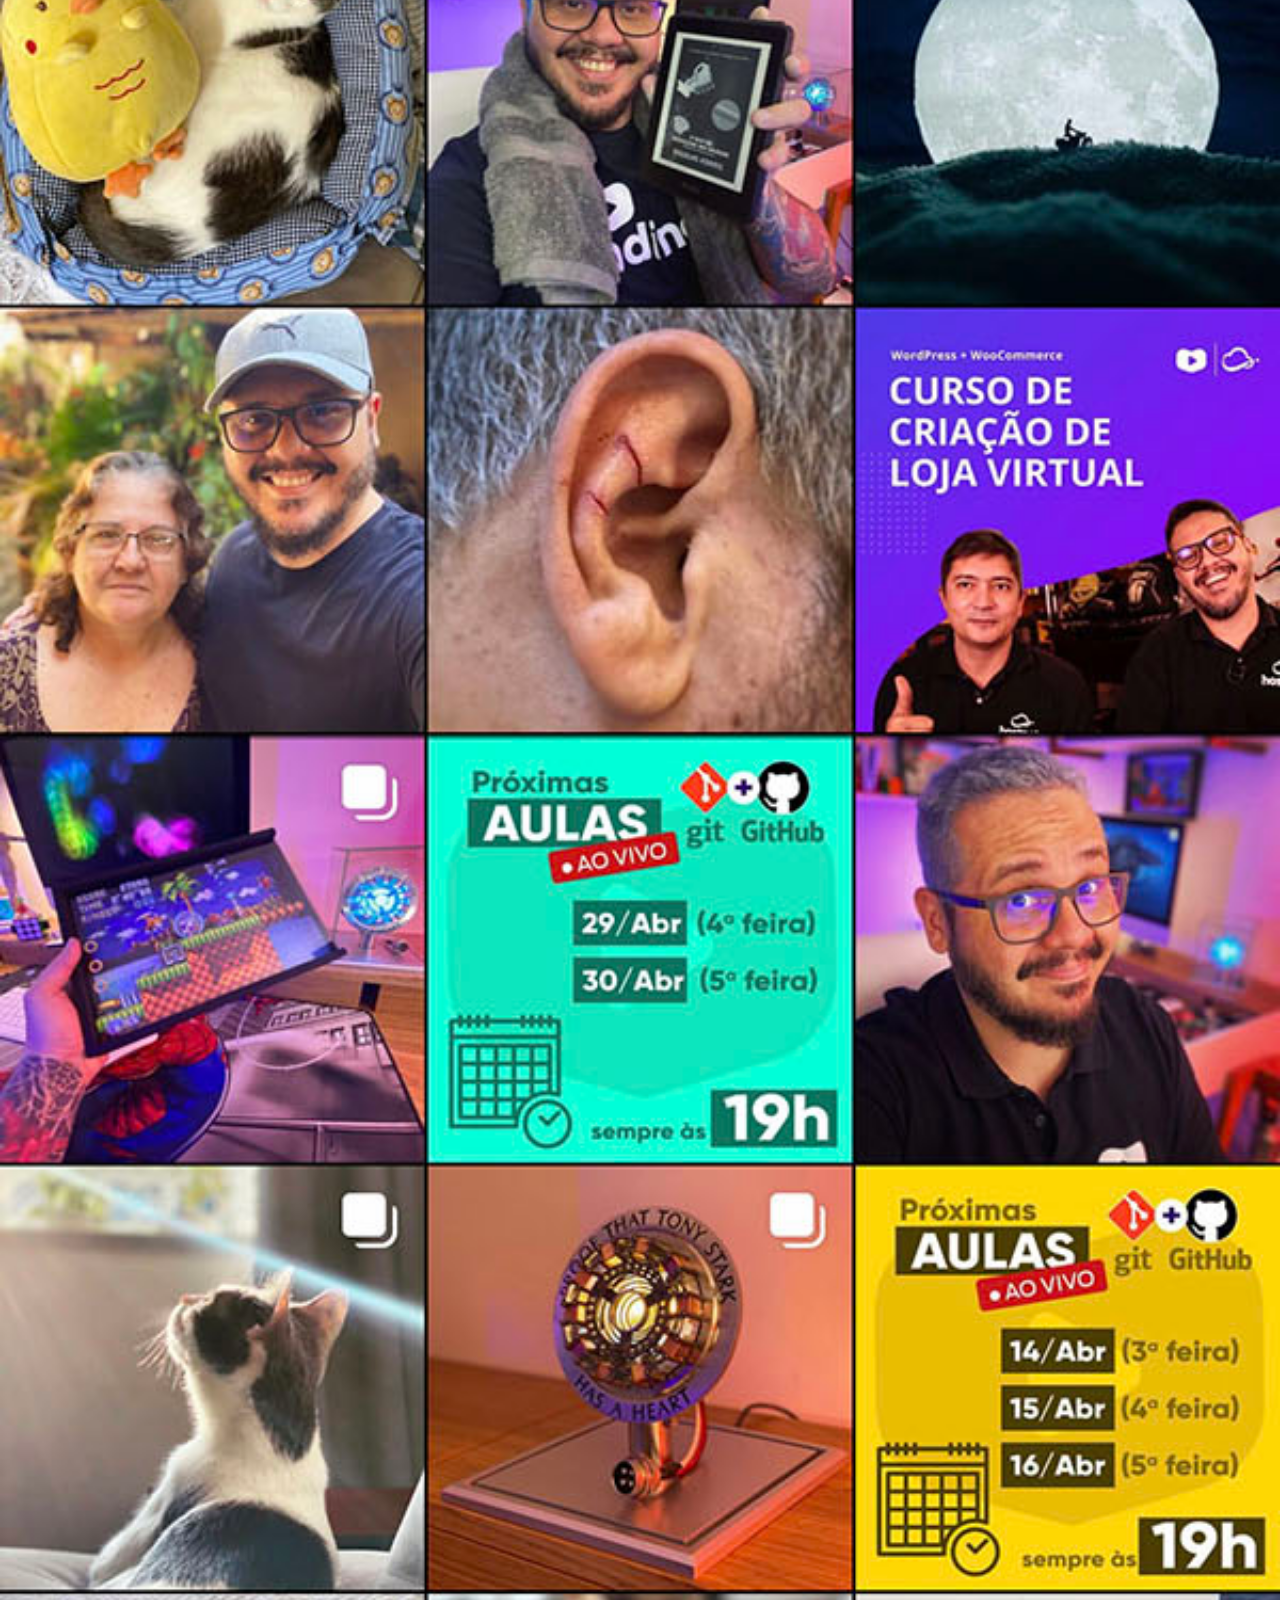
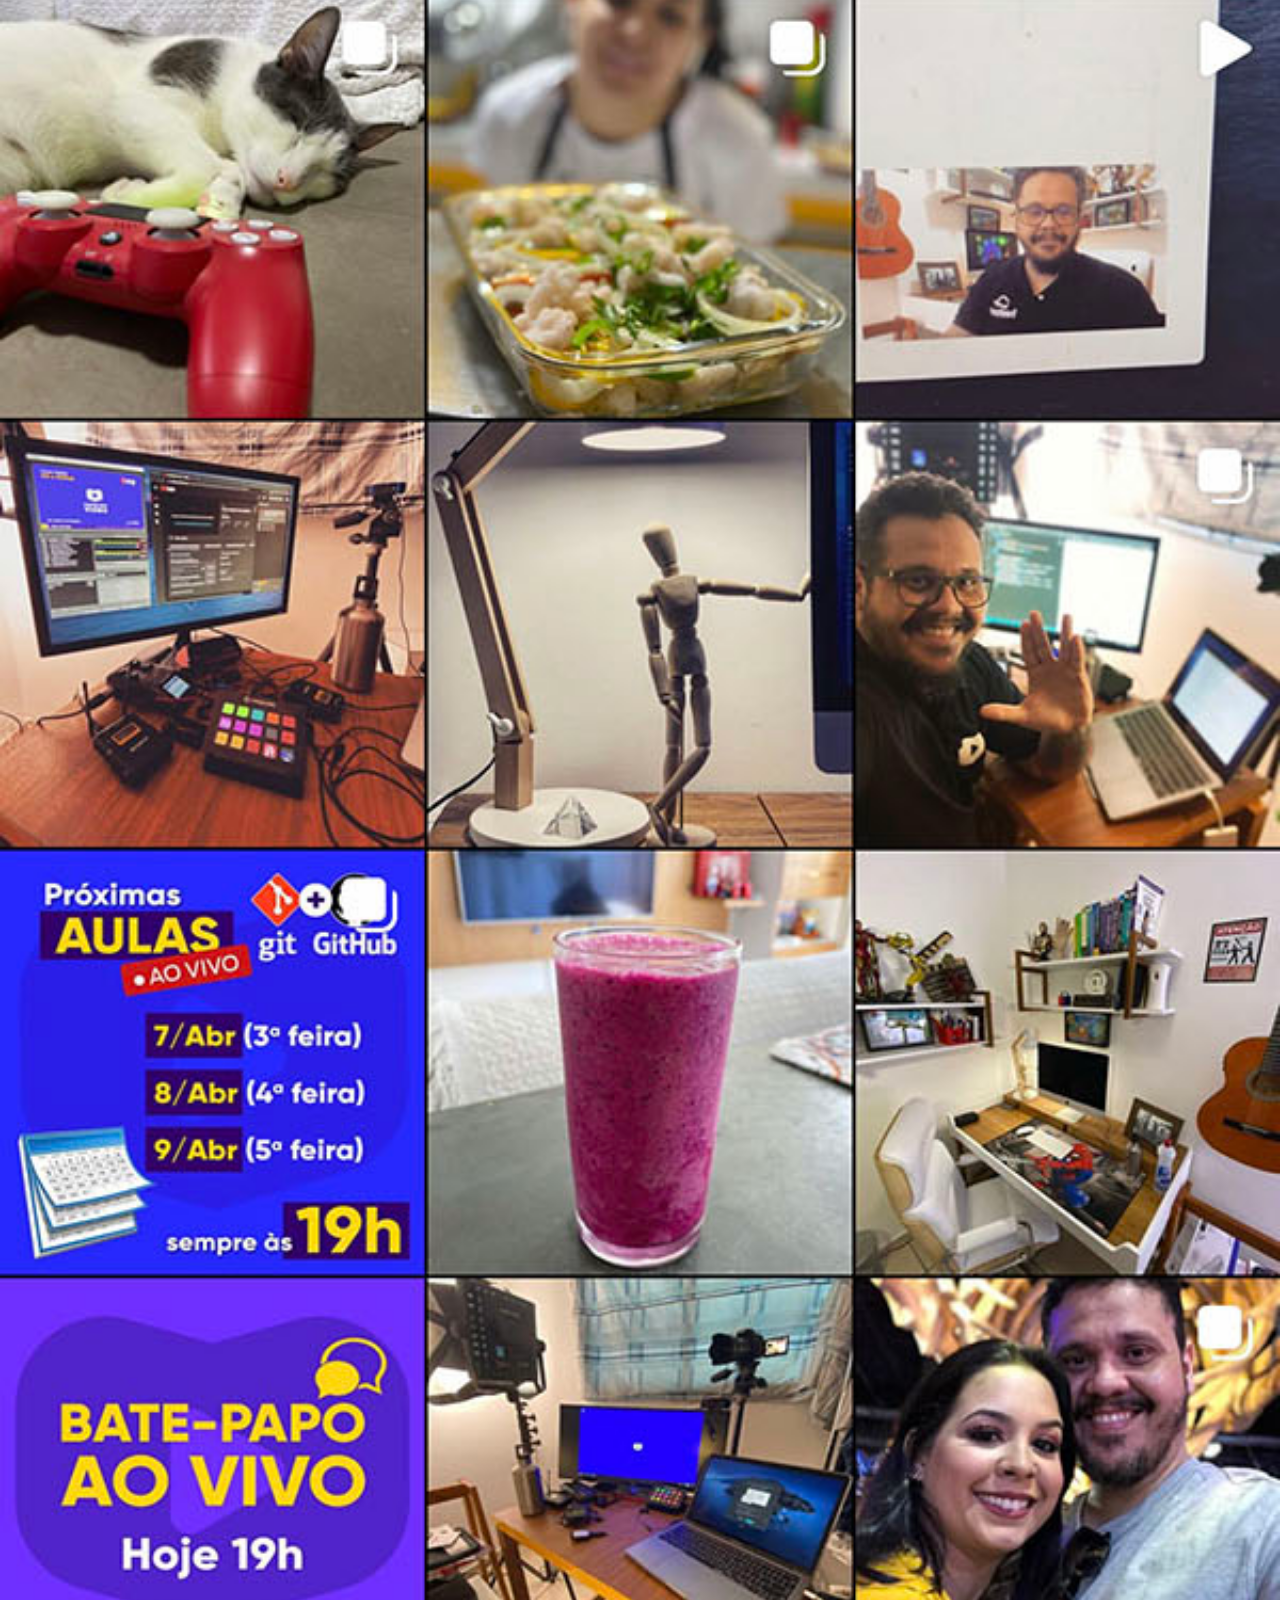
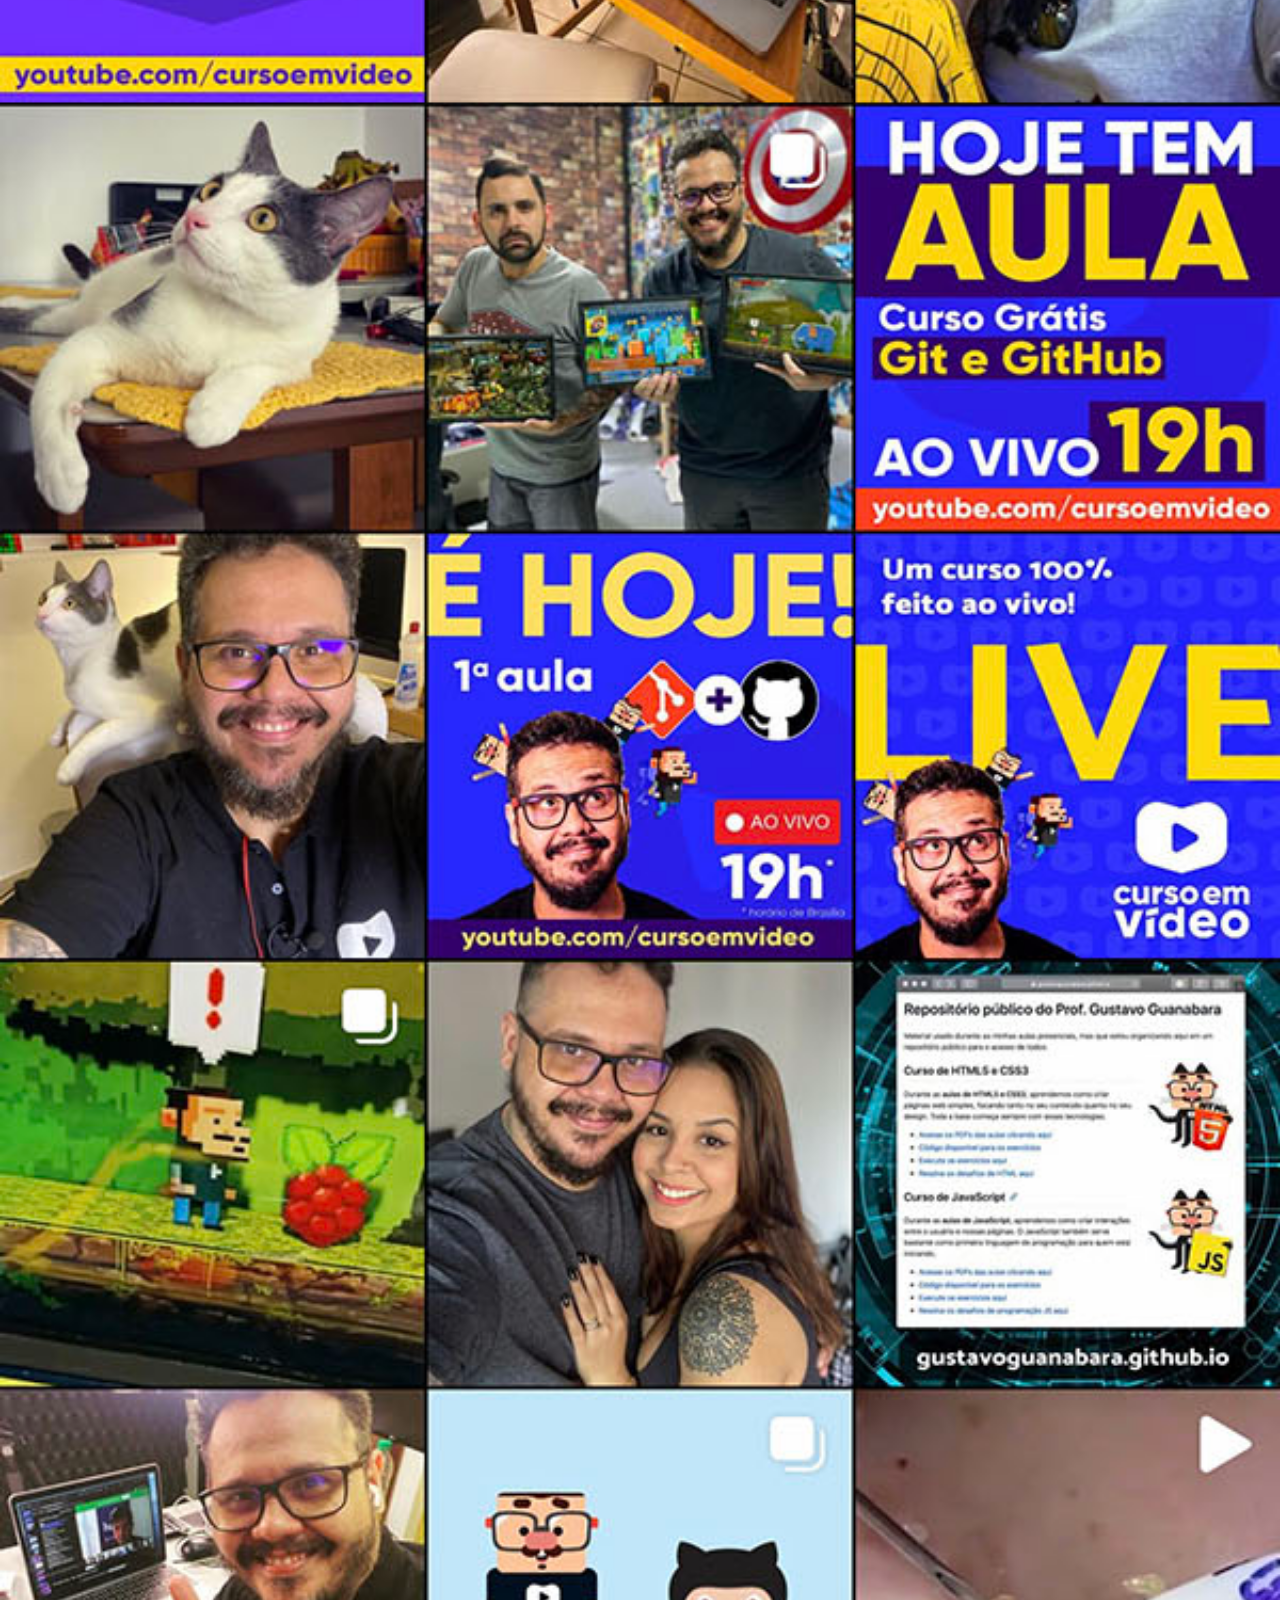
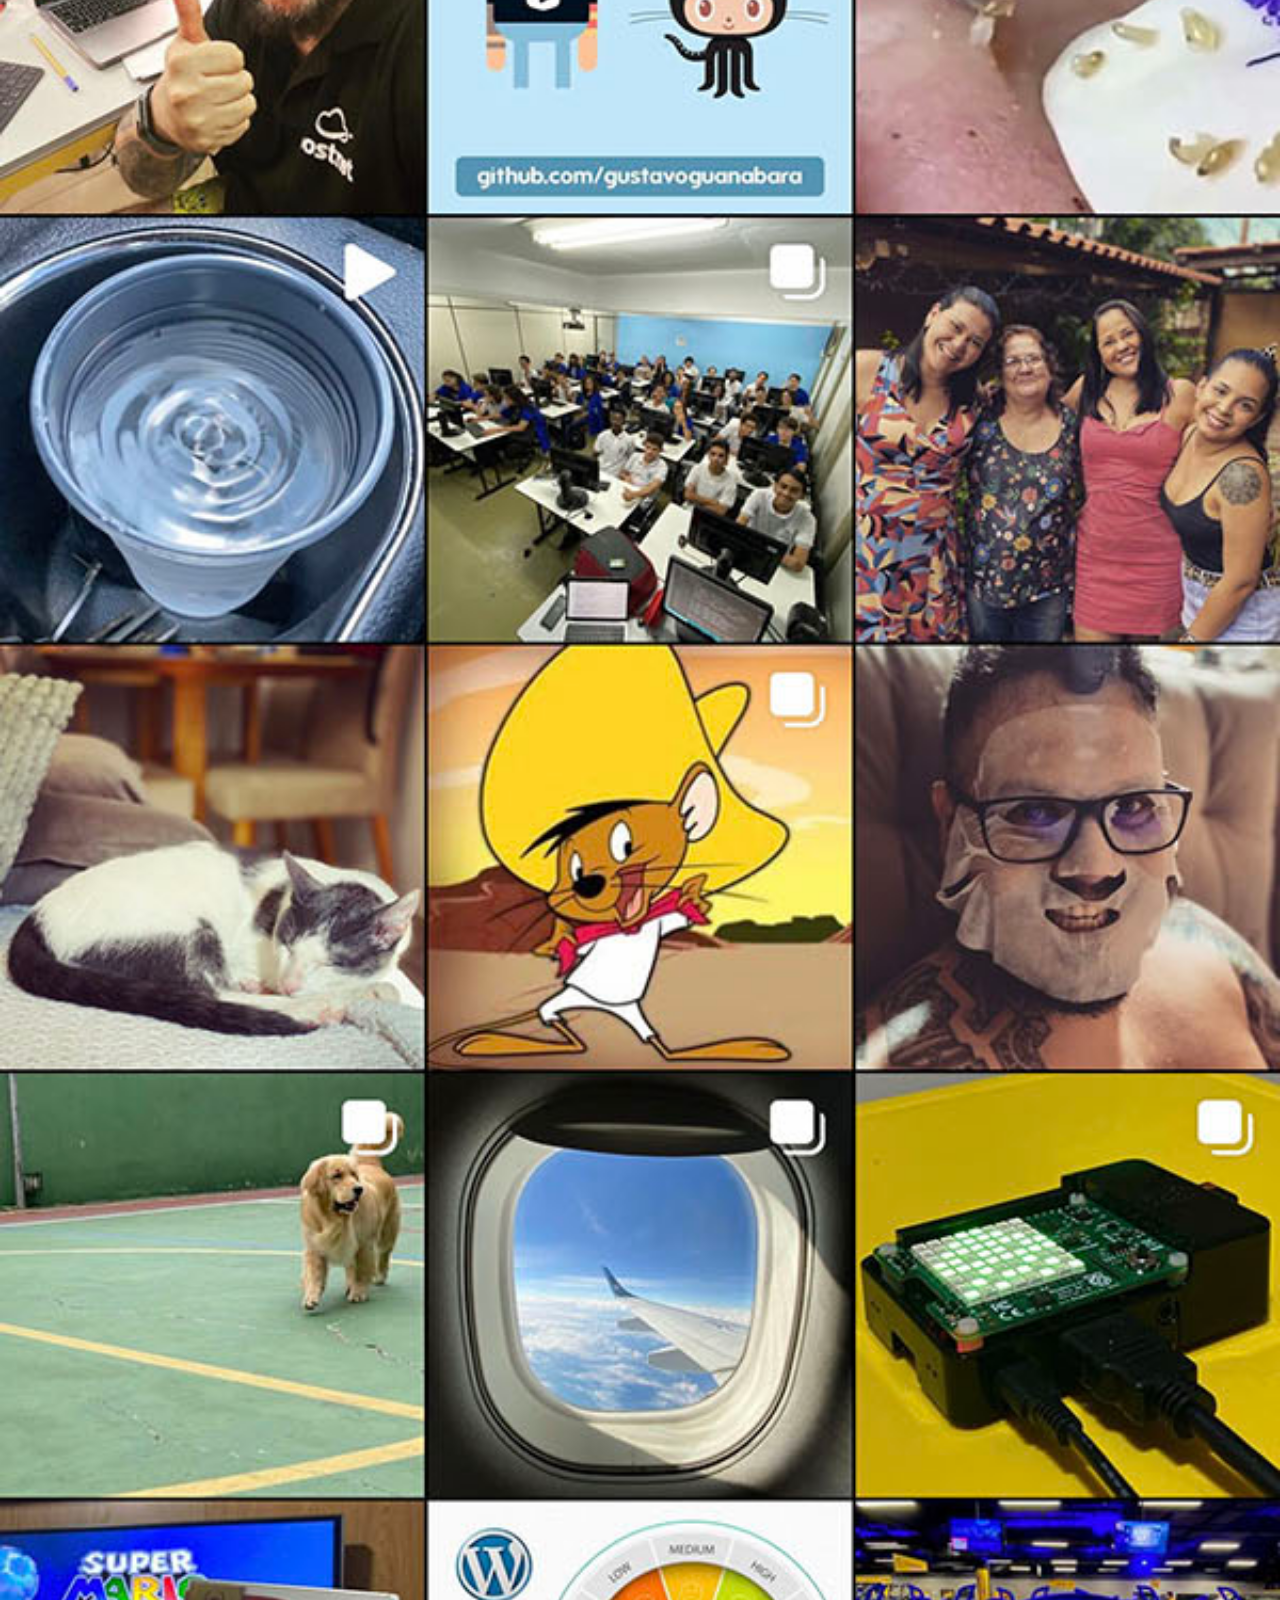
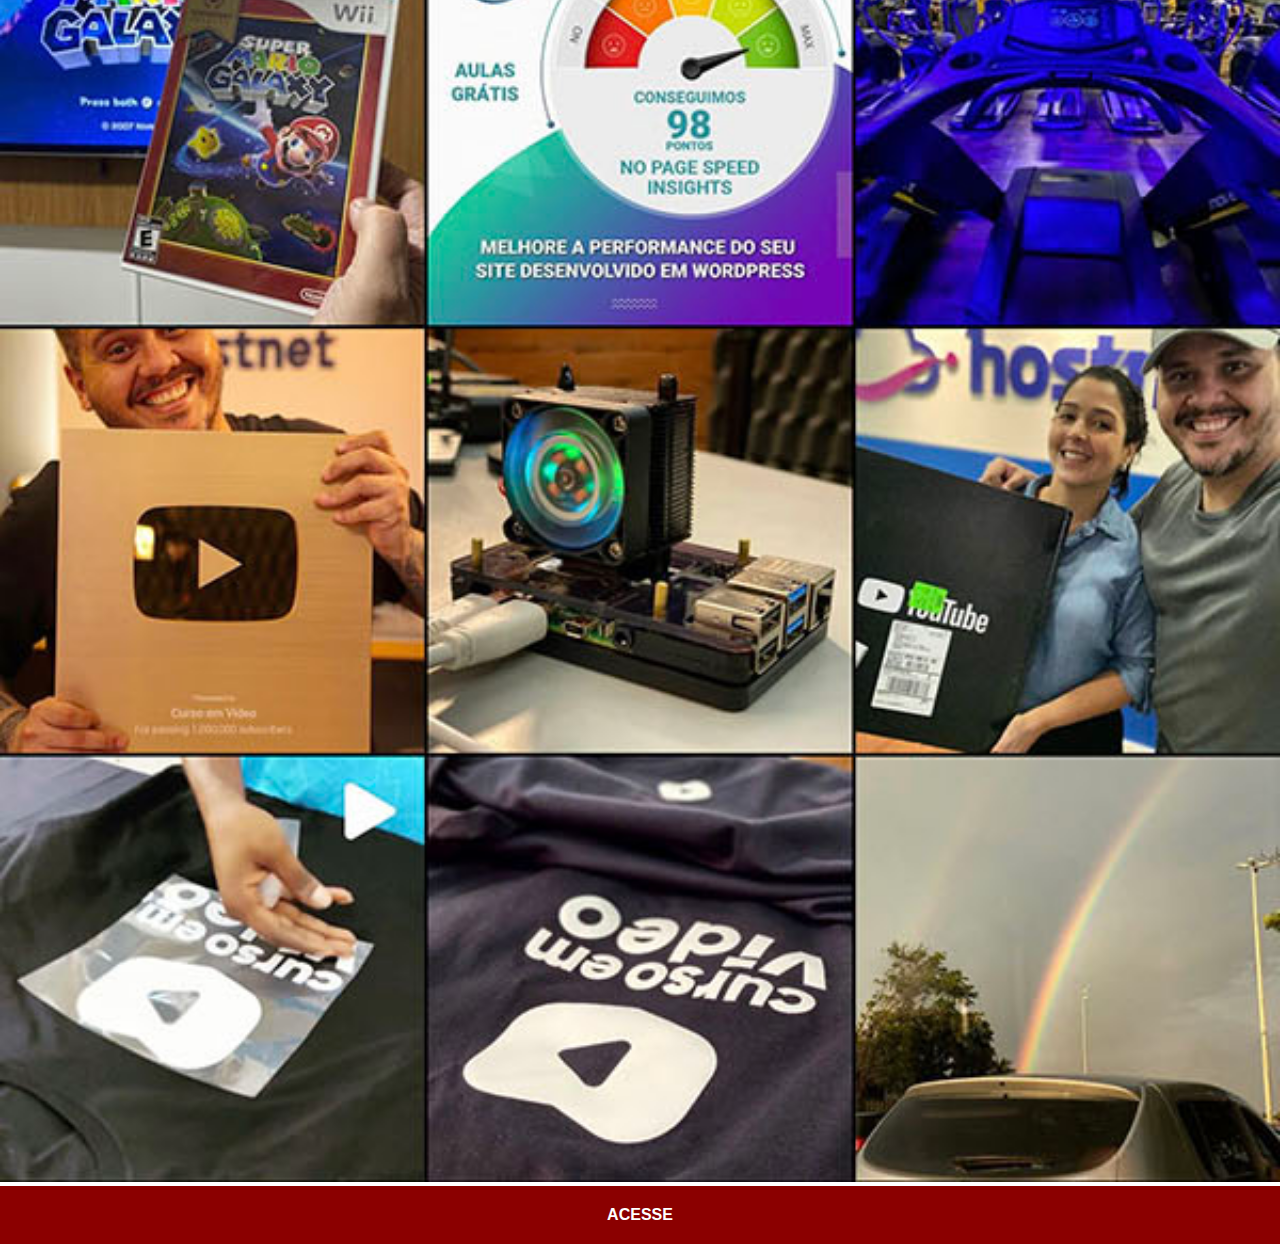
<file: instagram.html>
<!DOCTYPE html>
<html lang="pt-br">
<head>
    <meta charset="UTF-8">
    <meta http-equiv="X-UA-Compatible" content="IE=edge">
    <meta name="viewport" content="width=device-width, initial-scale=1.0">
    <title>Instagram</title>
    <link rel="stylesheet" href="estilos/social.css">
</head>
<body>
    <img src="imagens/tela-instagram.jpg" alt="Instagram">
    <a href="https://instagram.com/gustavoguanabara/" target="_blank">ACESSE</a>
</body>
</html>
</file>
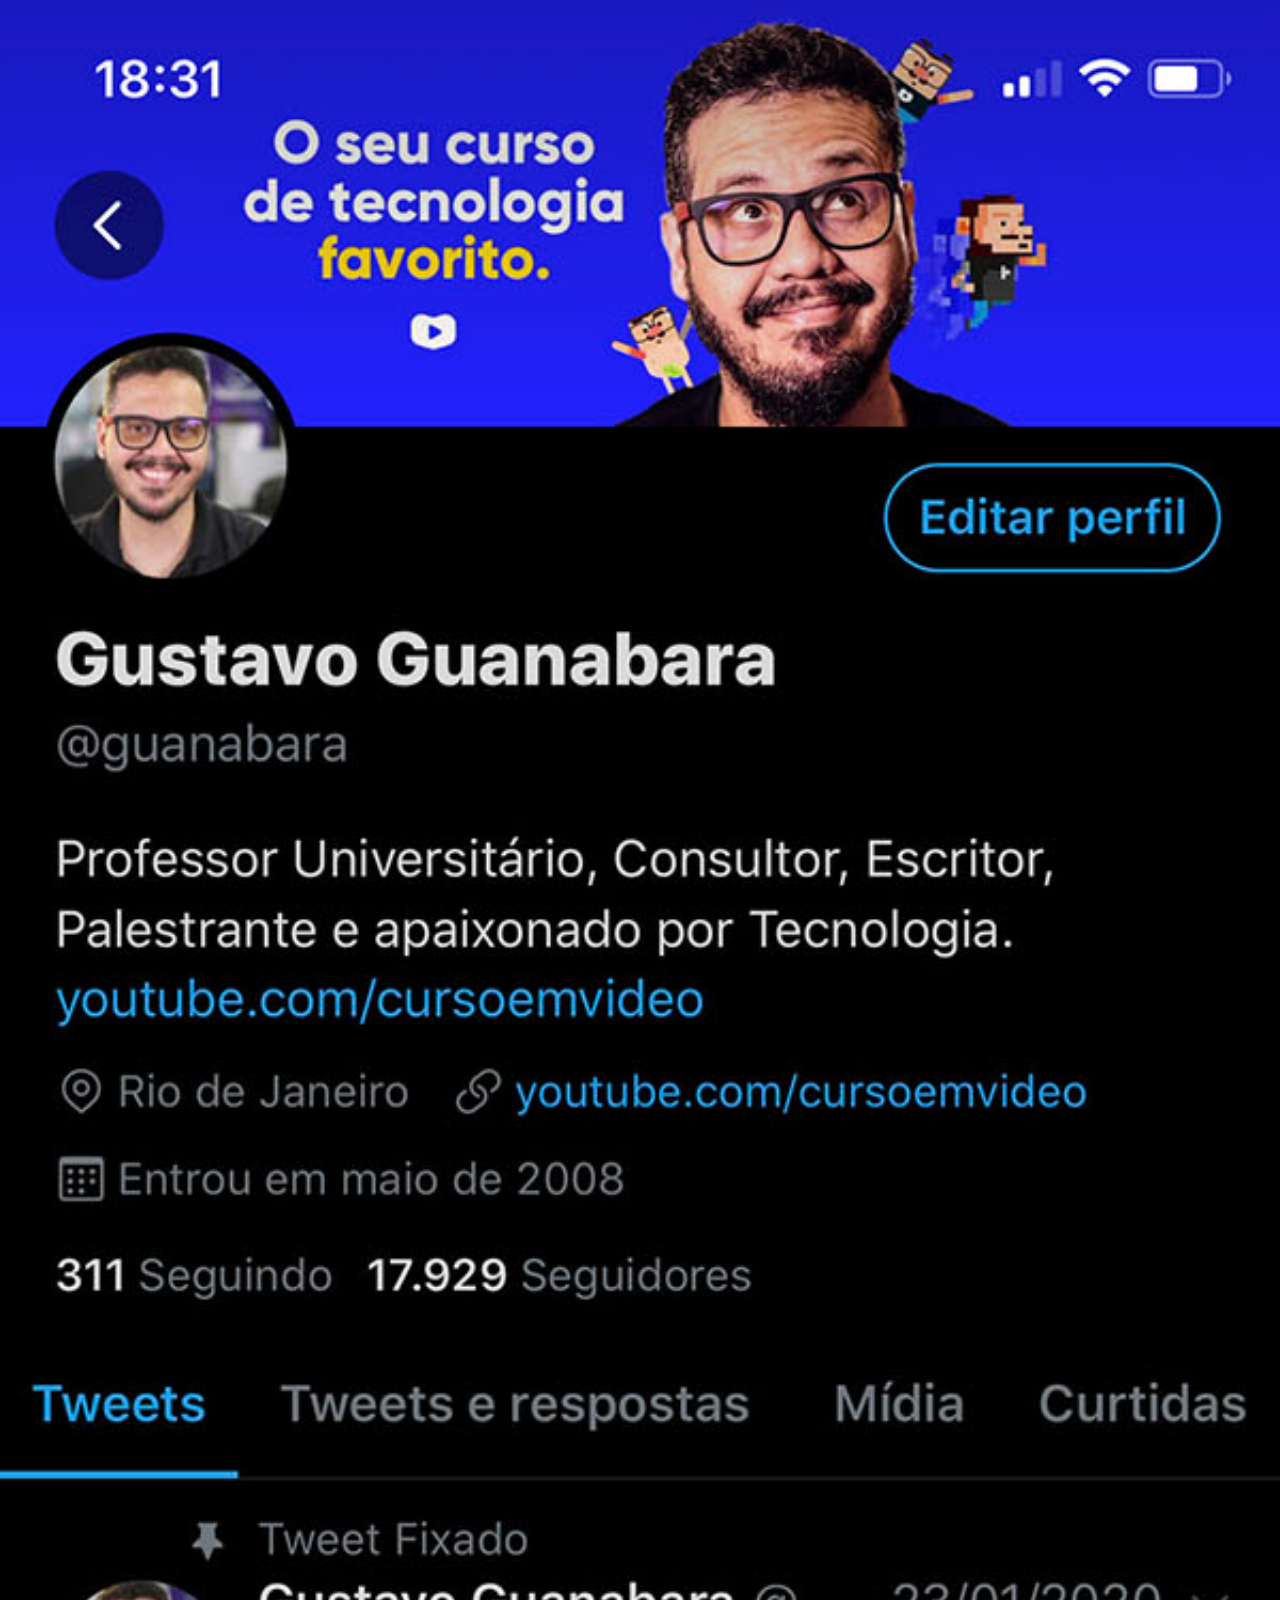
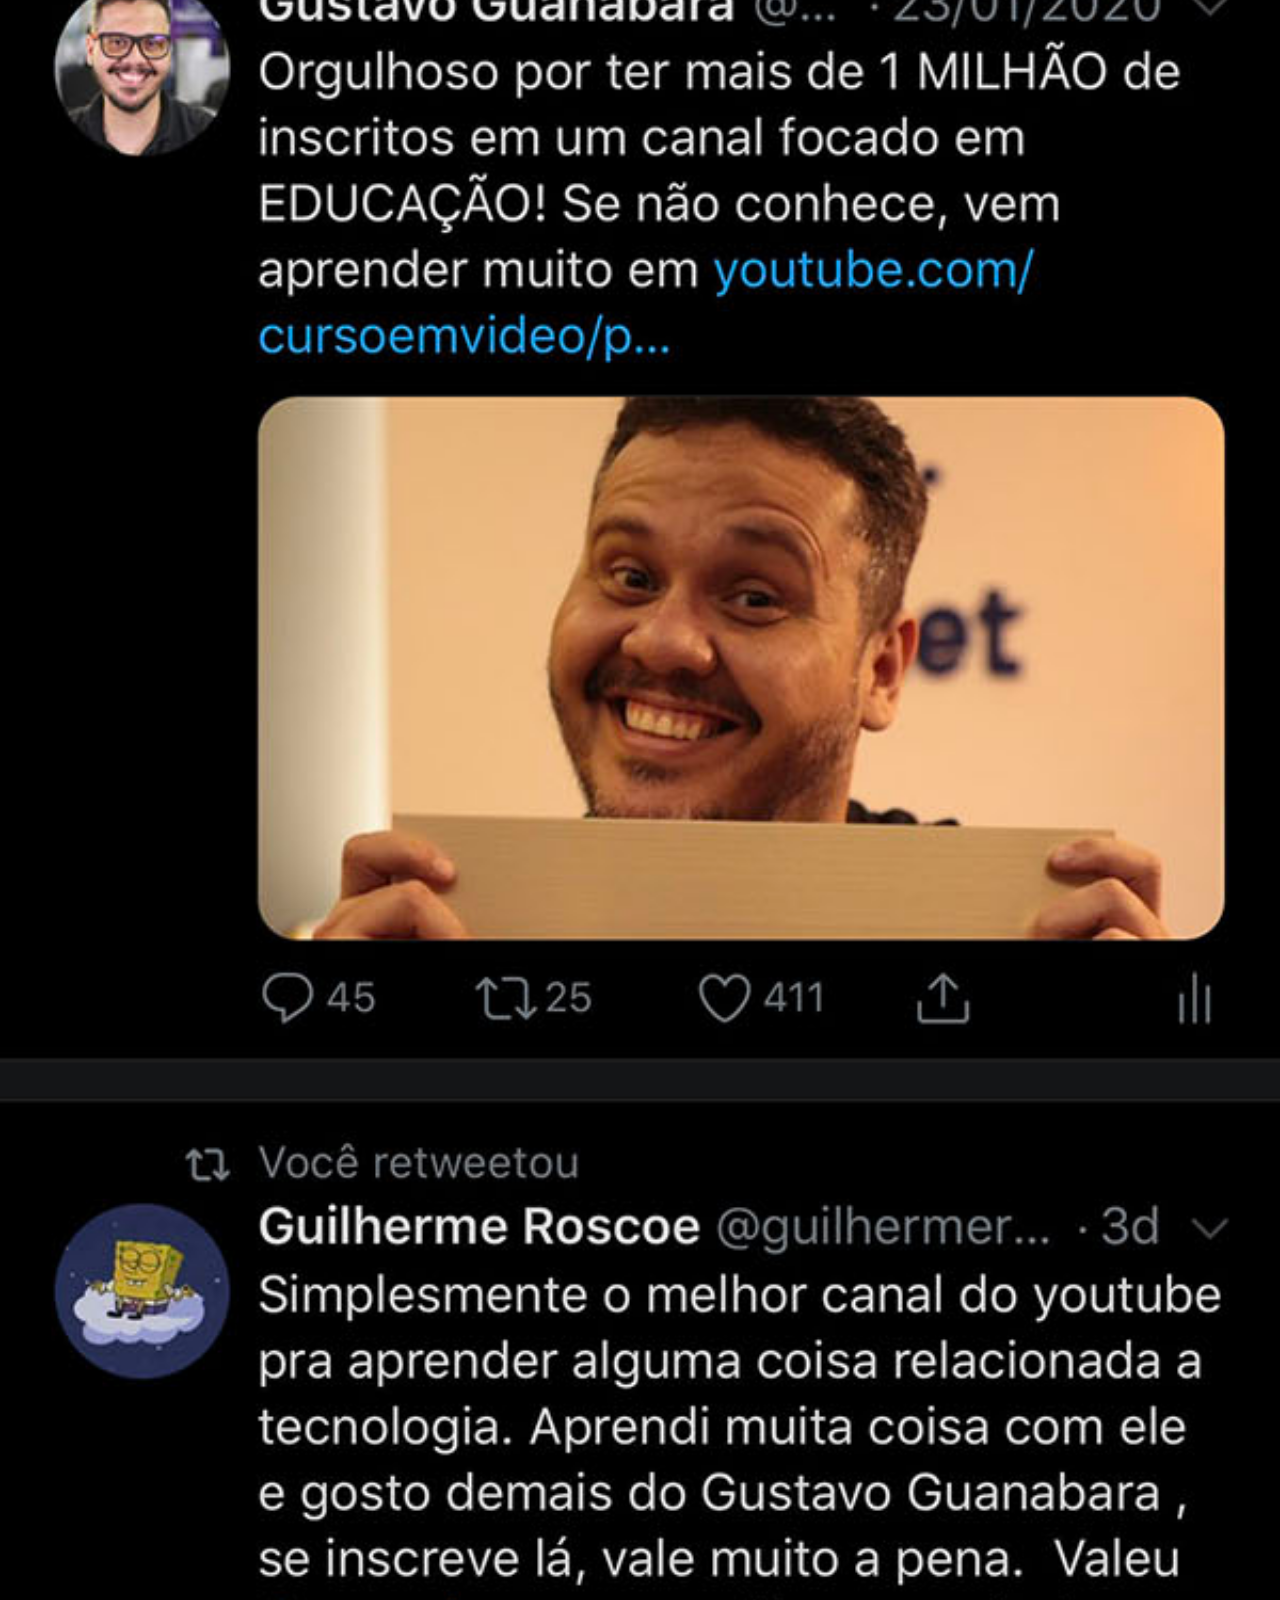
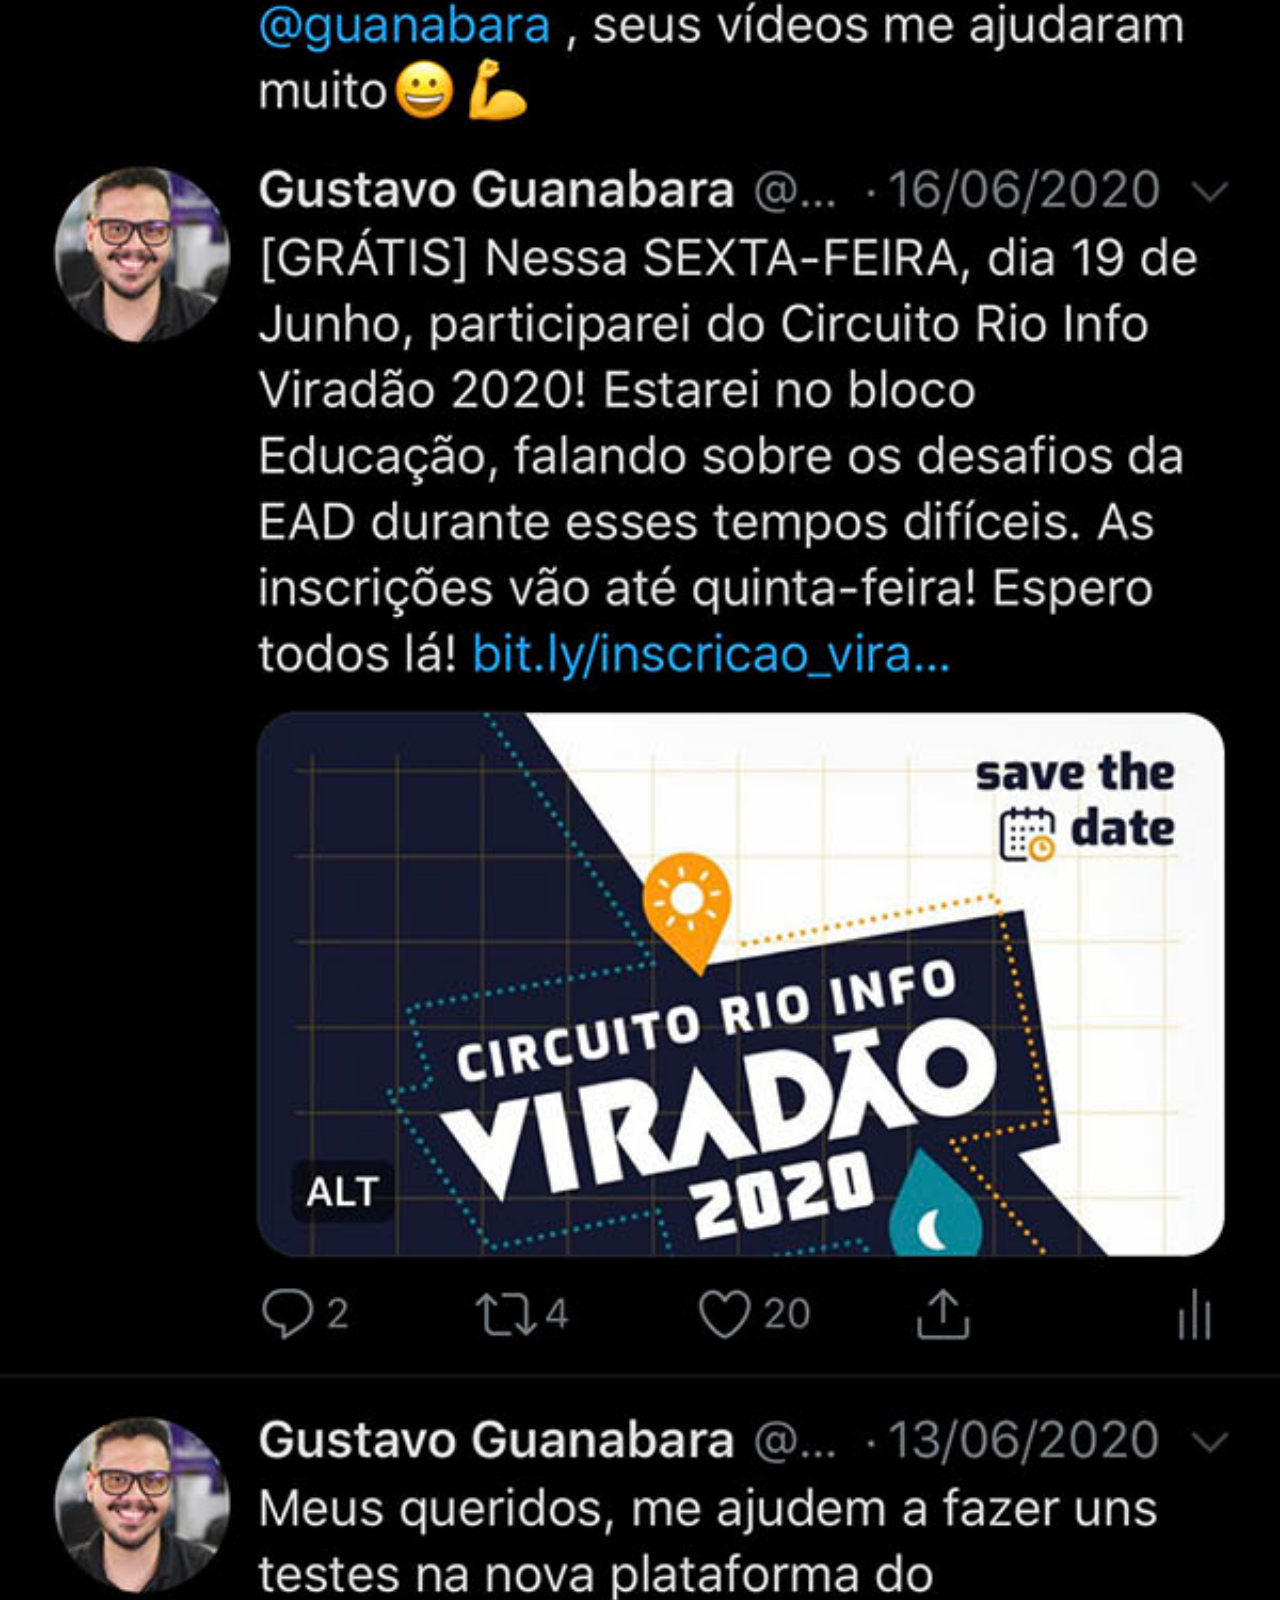
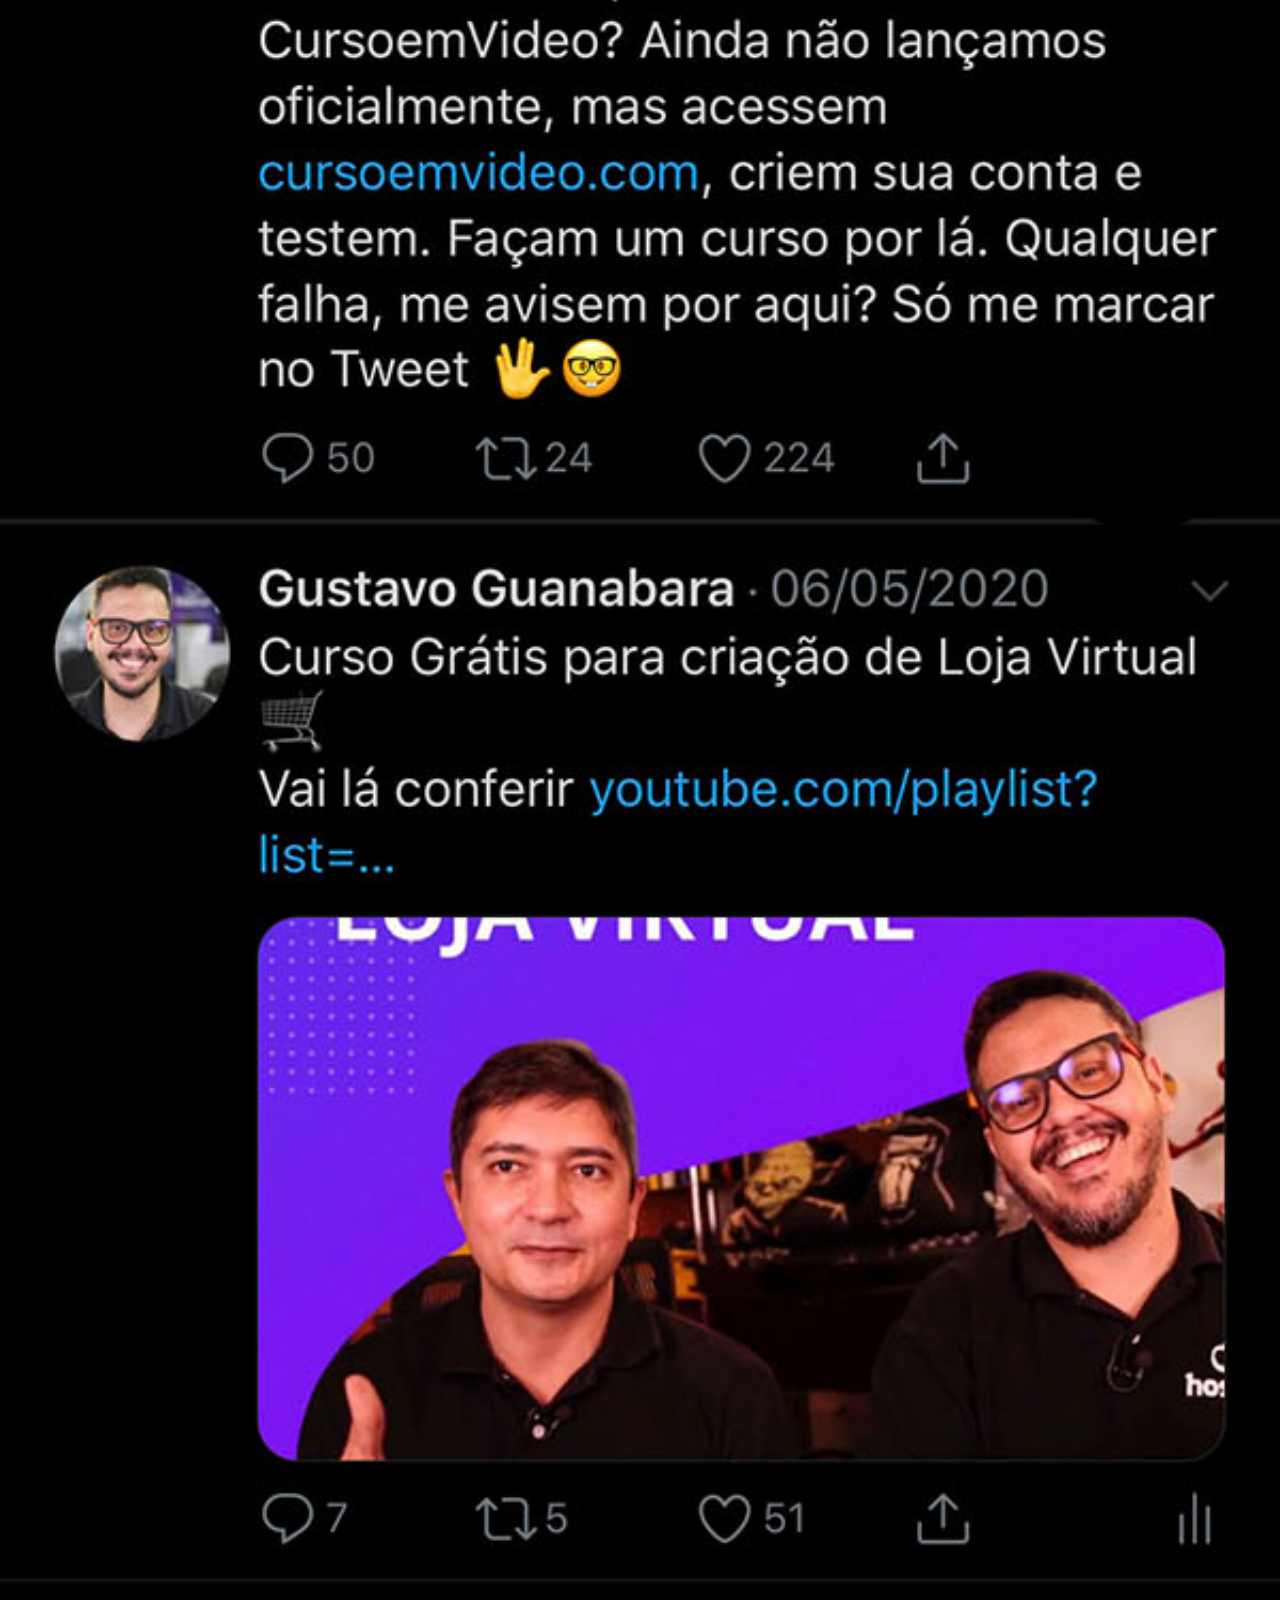
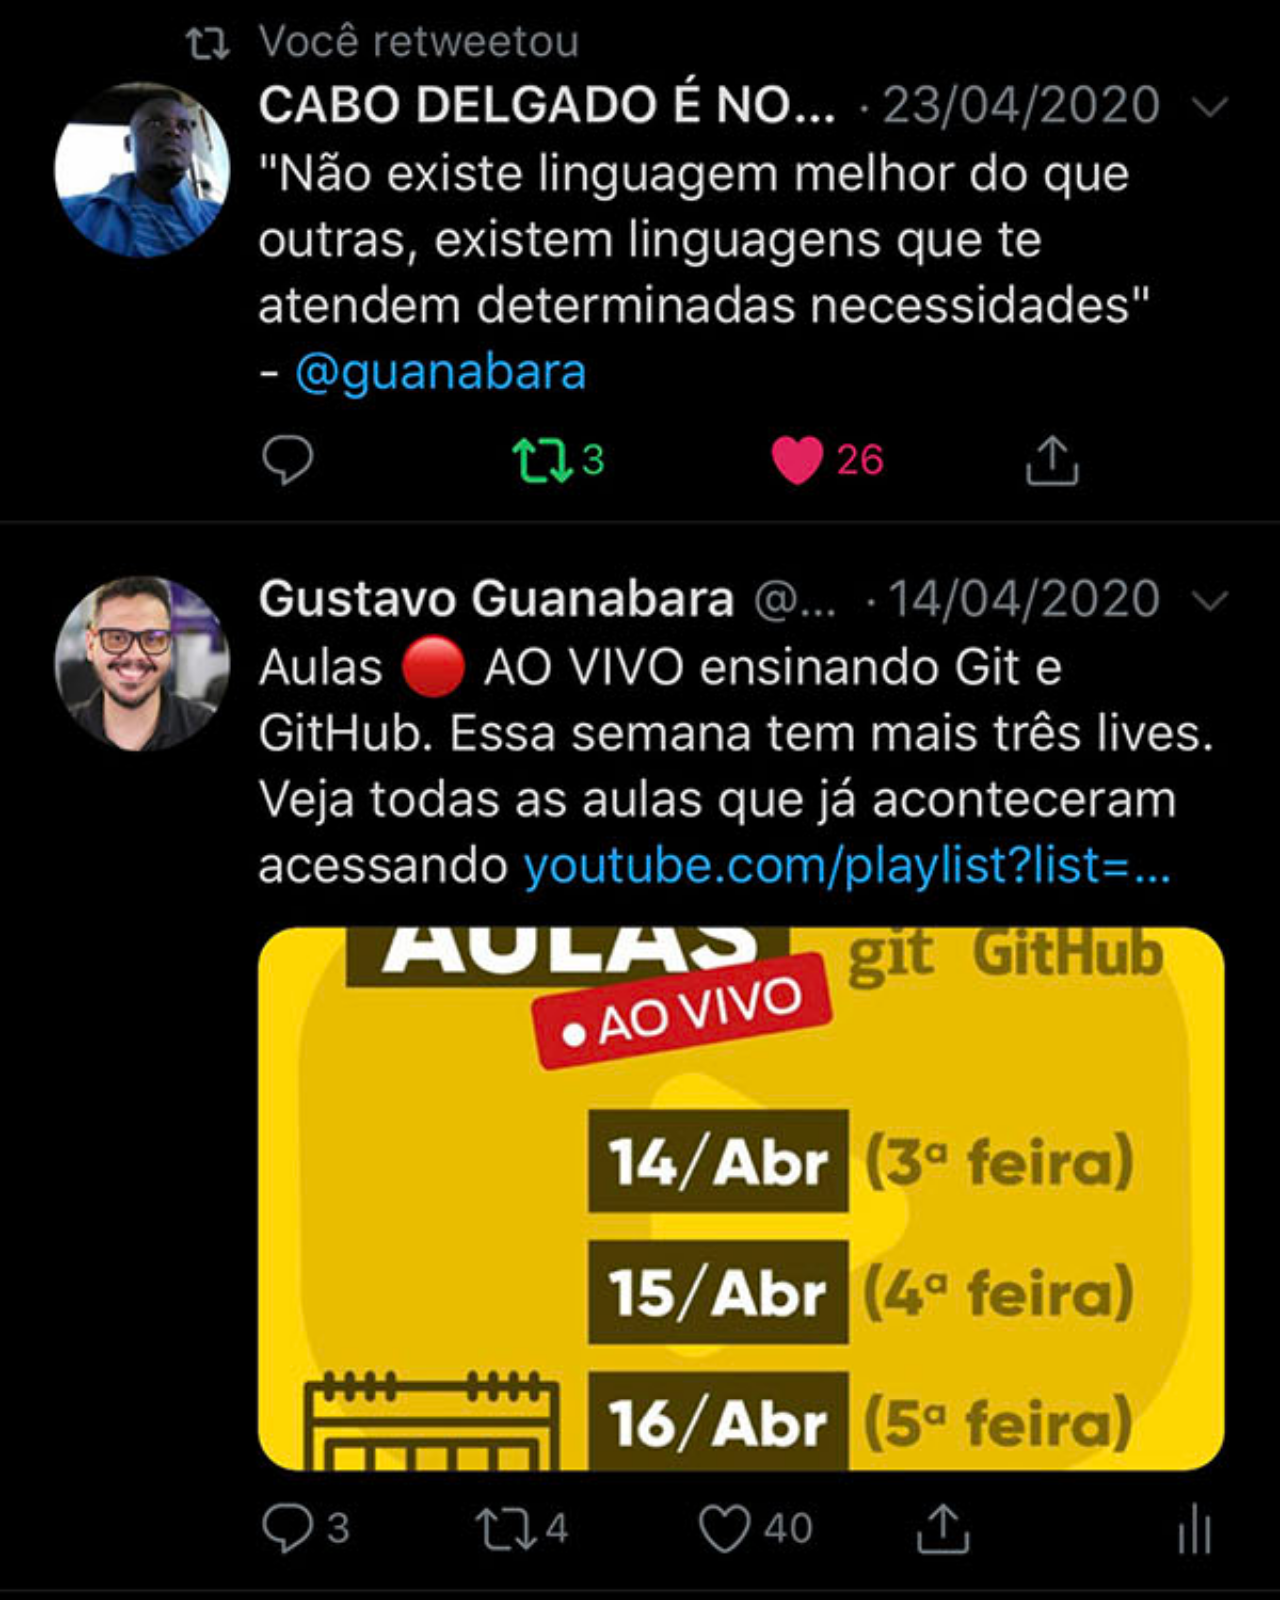
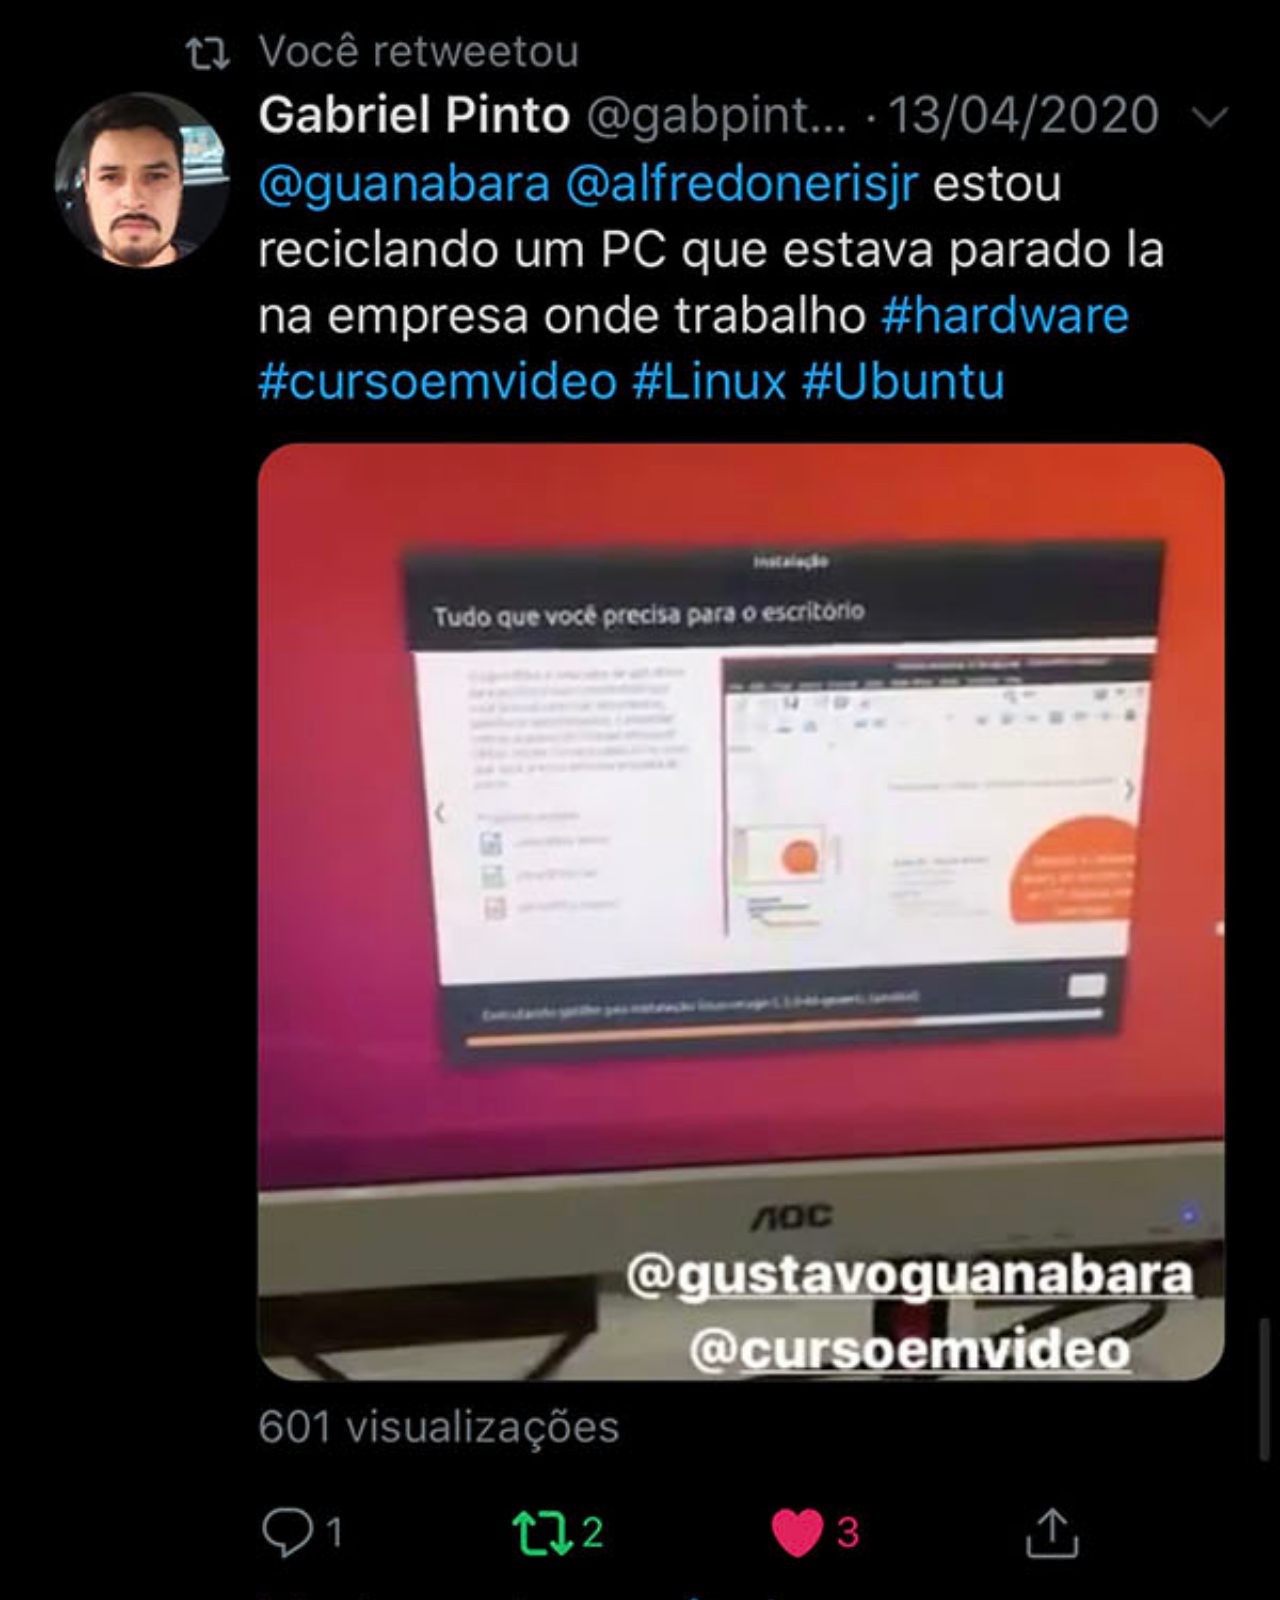
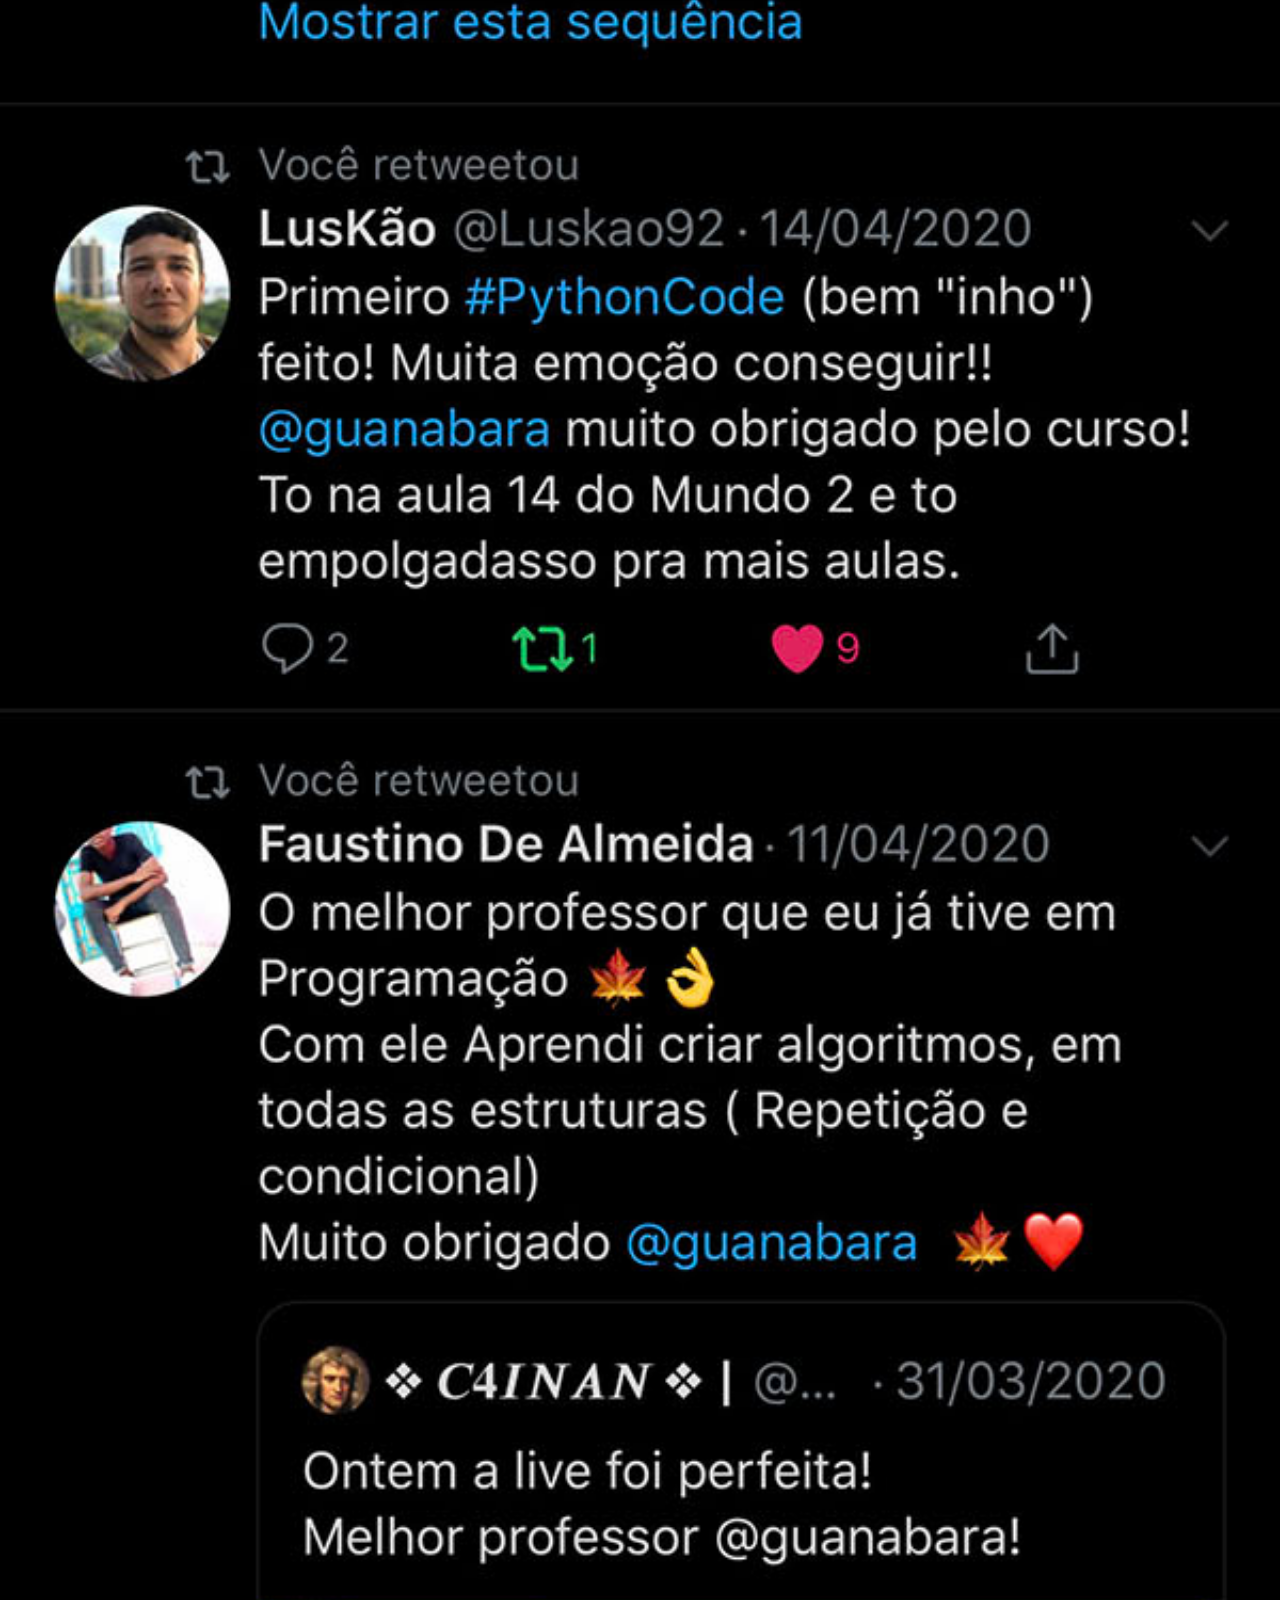
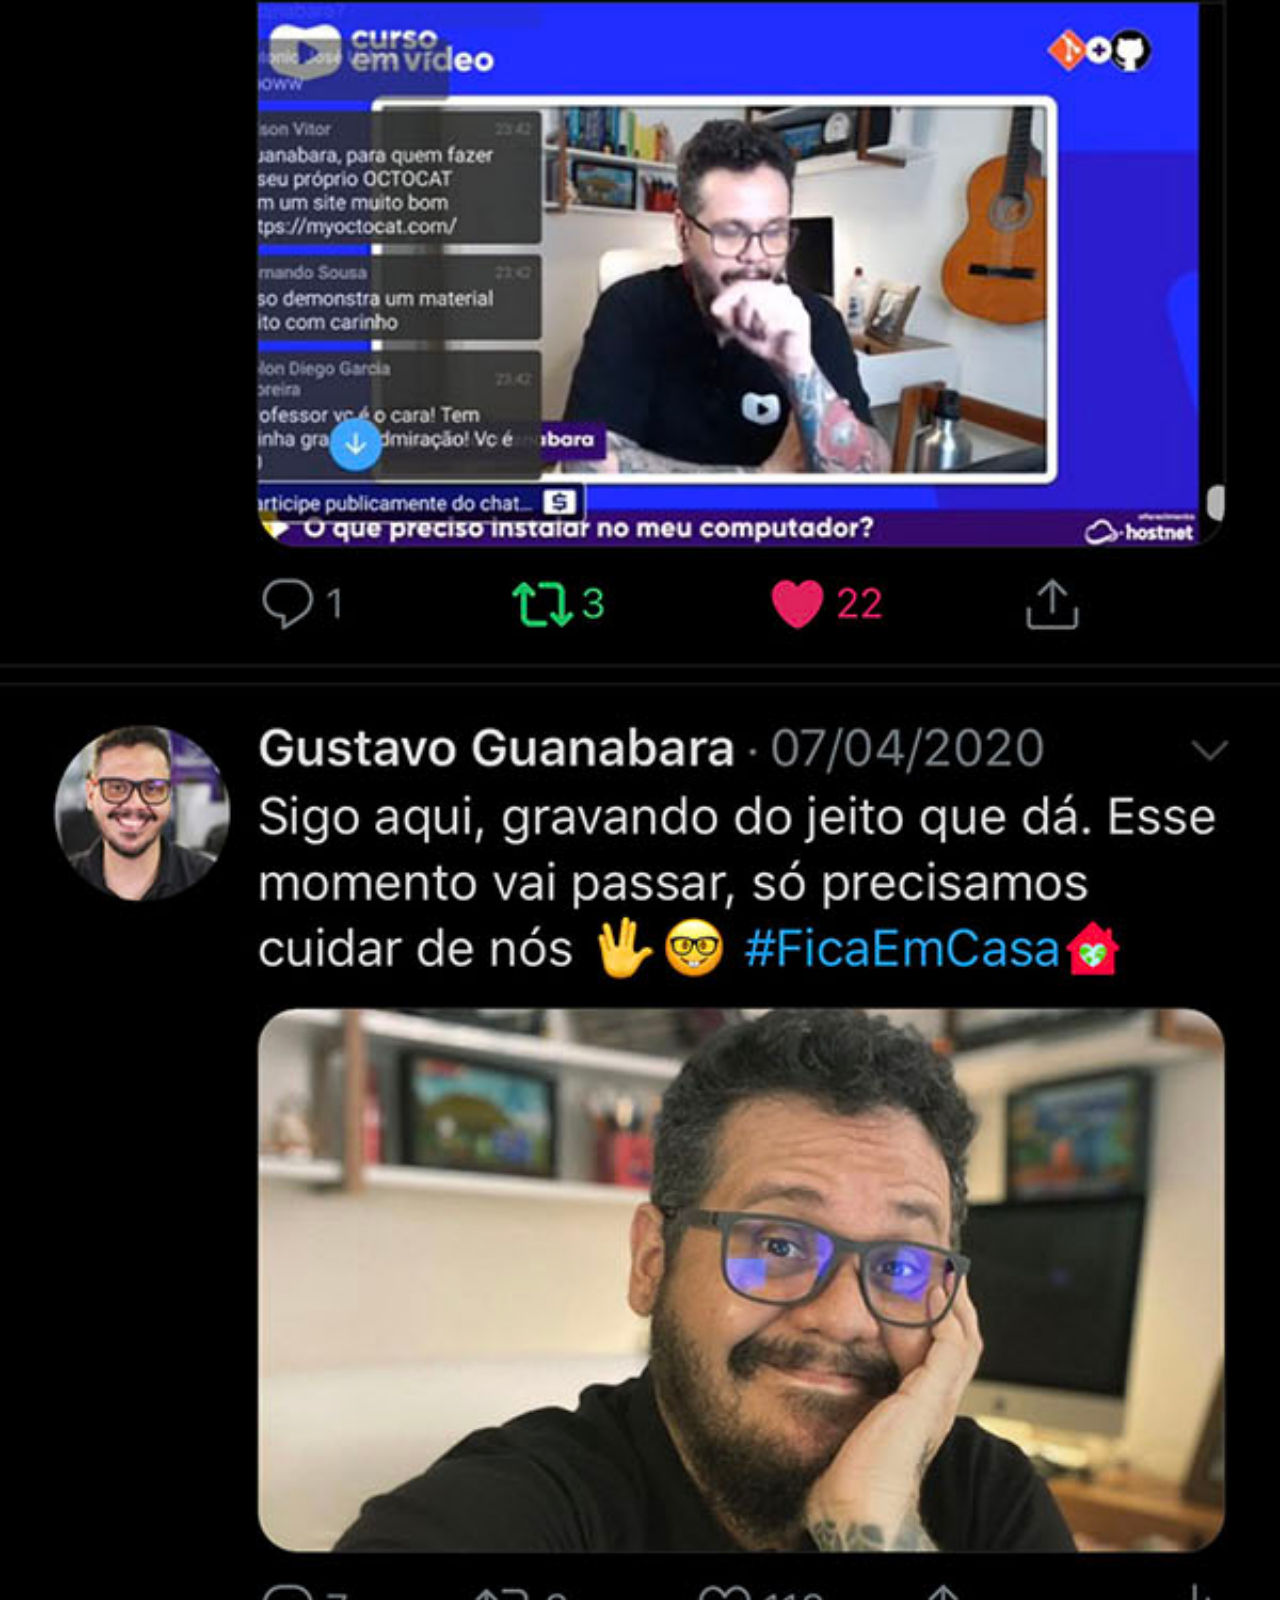
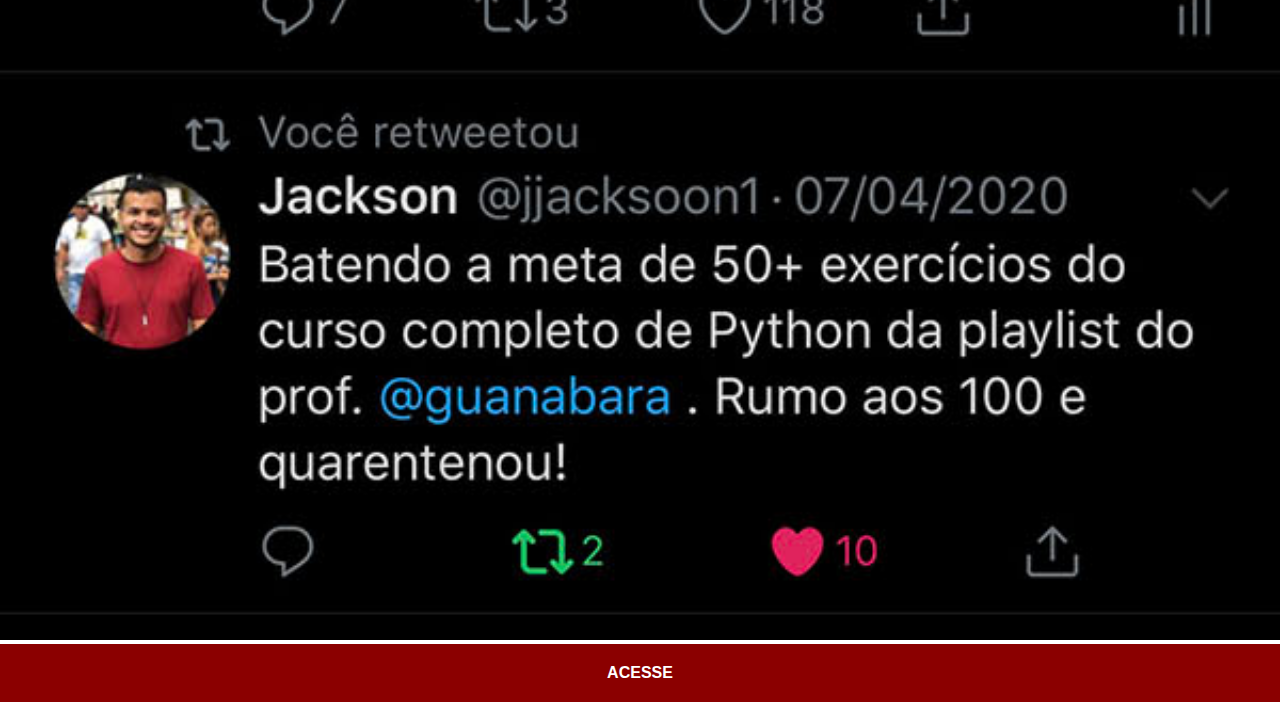
<file: twitter.html>
<!DOCTYPE html>
<html lang="pt-br">
<head>
    <meta charset="UTF-8">
    <meta http-equiv="X-UA-Compatible" content="IE=edge">
    <meta name="viewport" content="width=device-width, initial-scale=1.0">
    <title>Twitter</title>
    <link rel="stylesheet" href="estilos/social.css">
</head>
<body>
    <img src="imagens/tela-twitter.jpg" alt="Twitter">
    <a href="https://twitter.com/guanabara/" target="_blank">ACESSE</a>
</body>
</html>
</file>
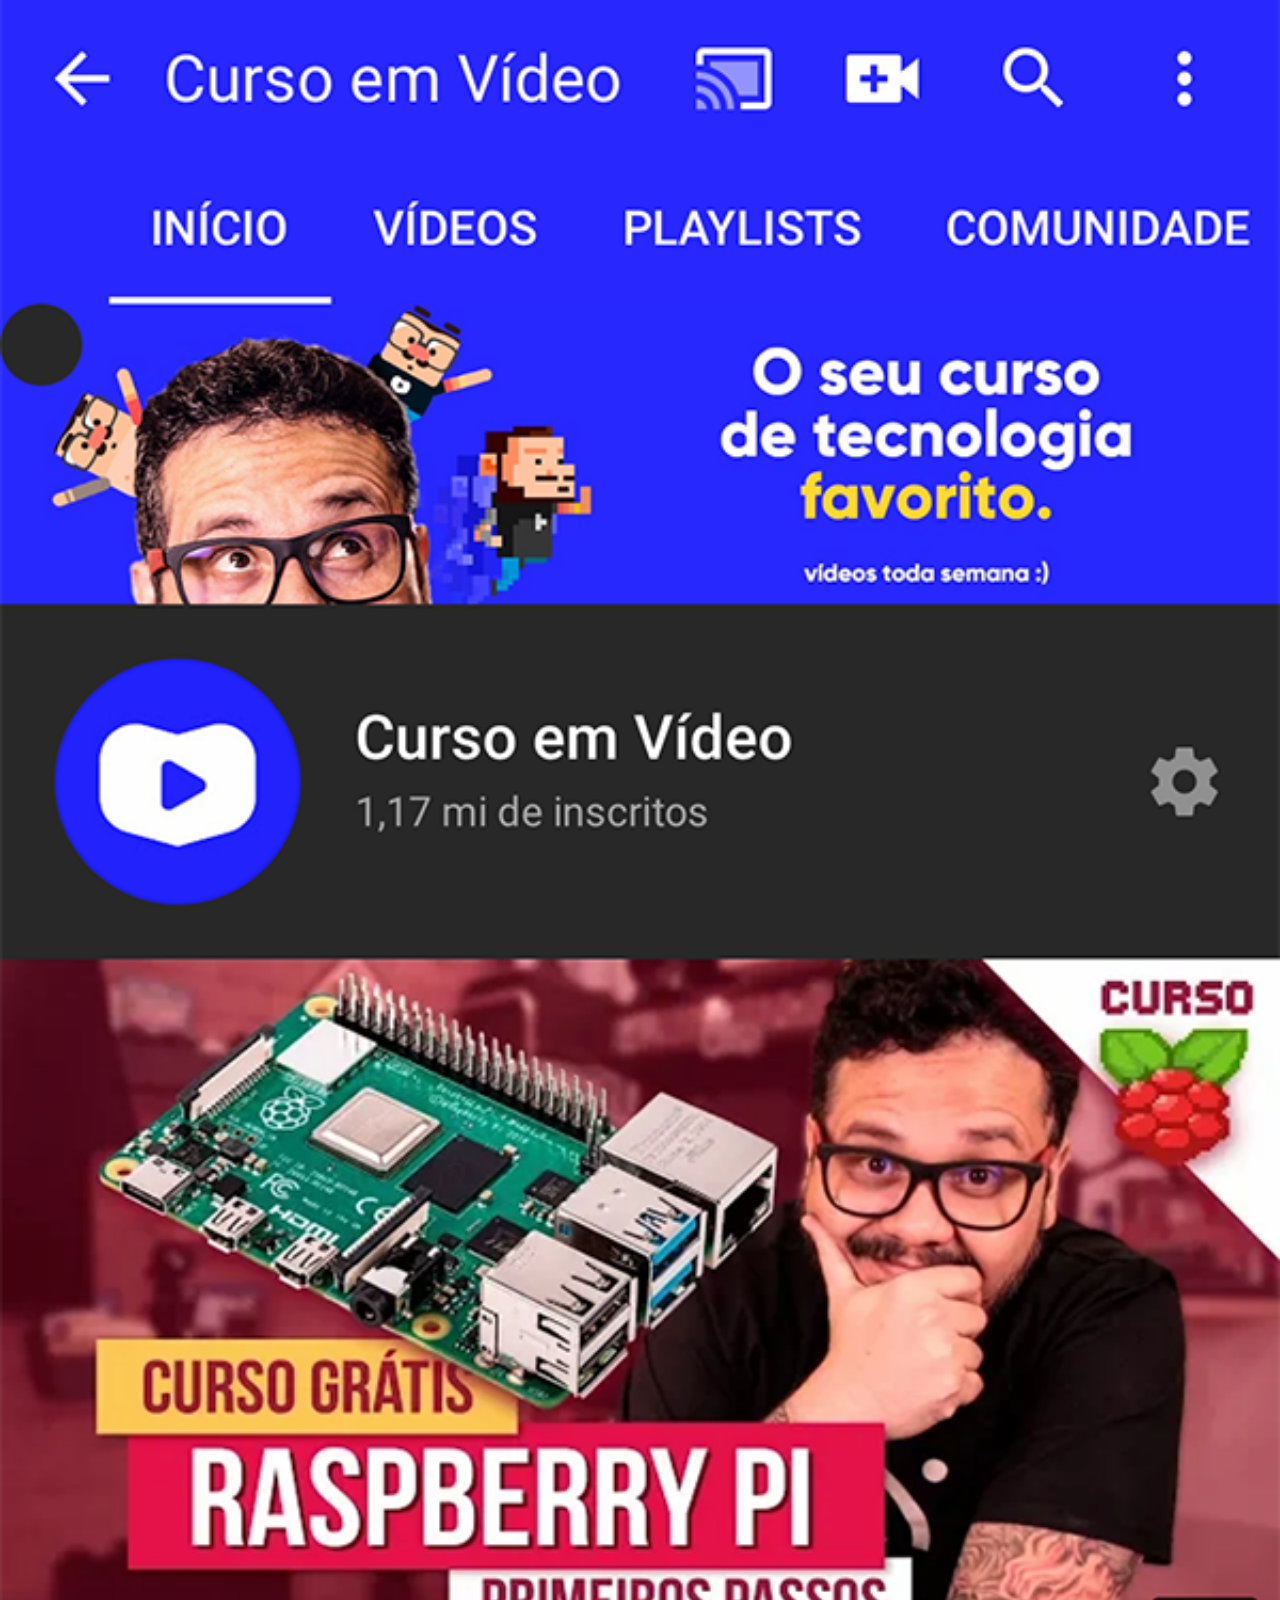
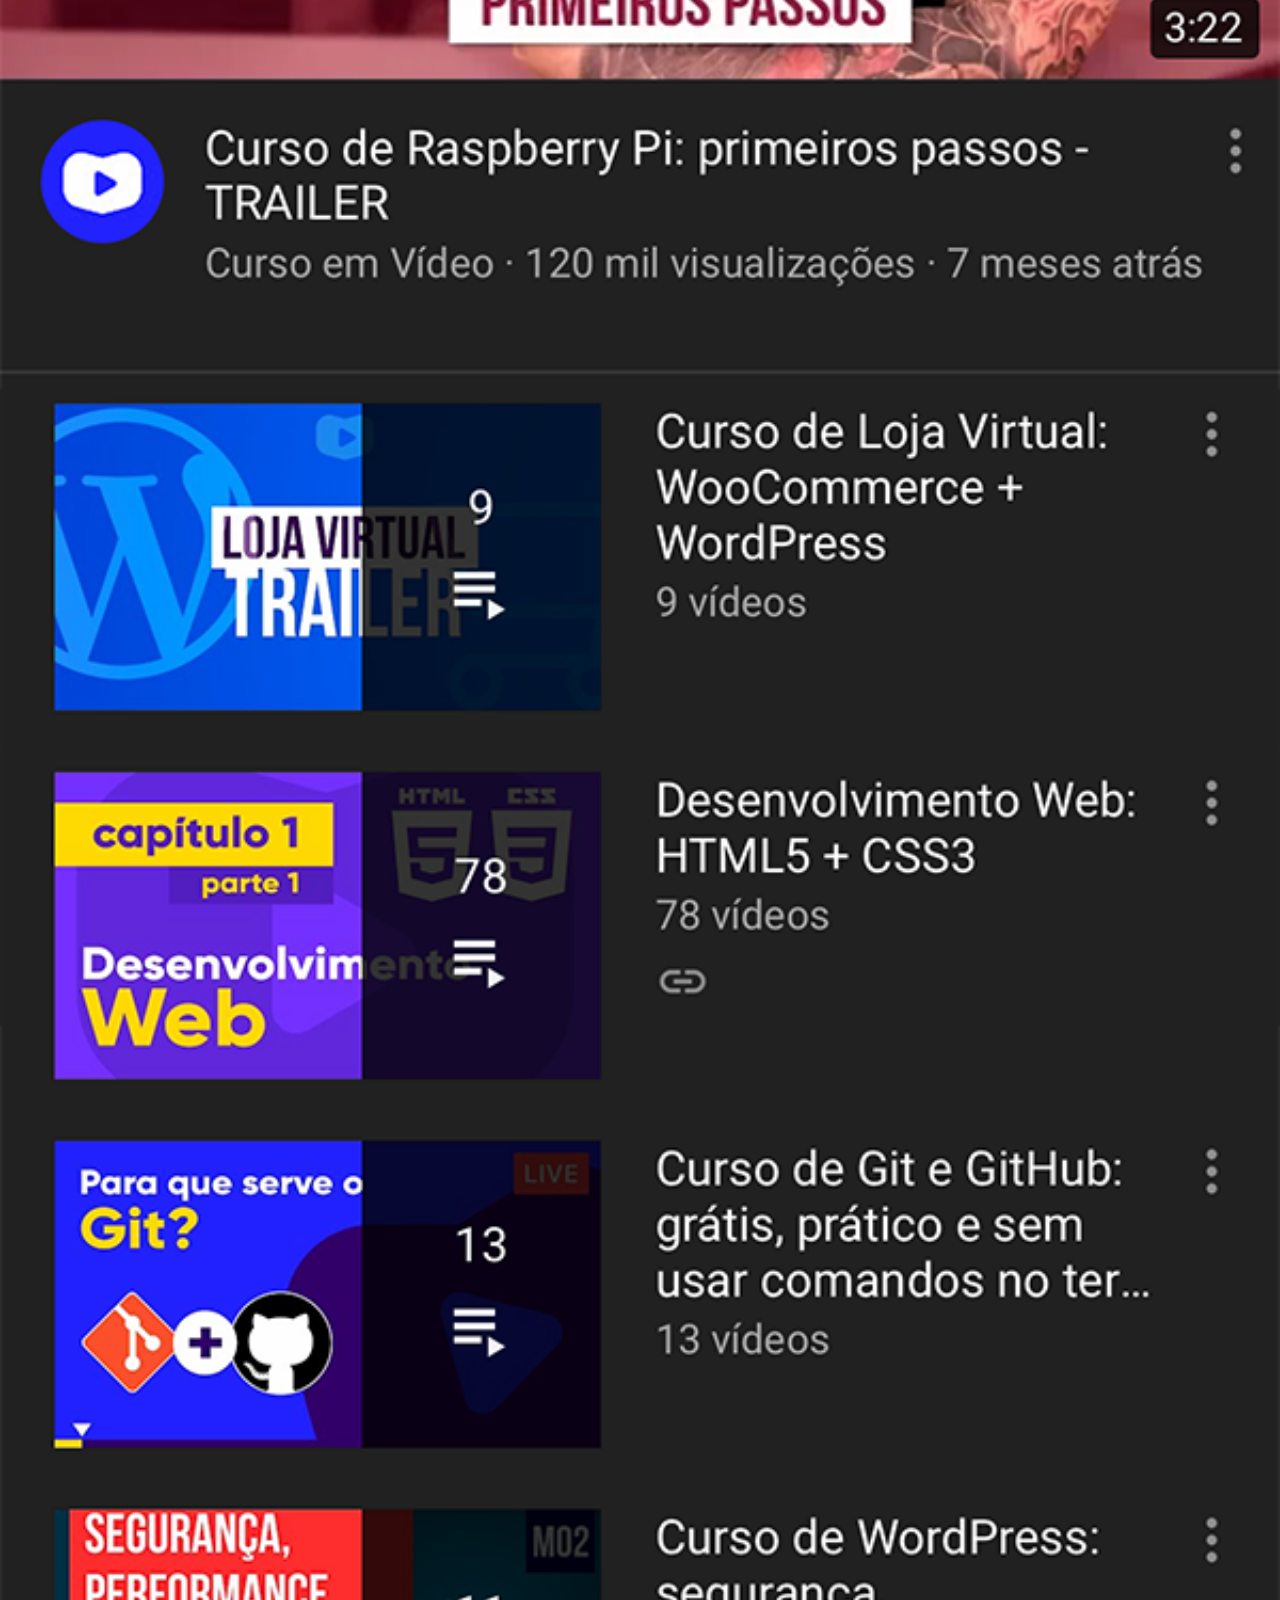
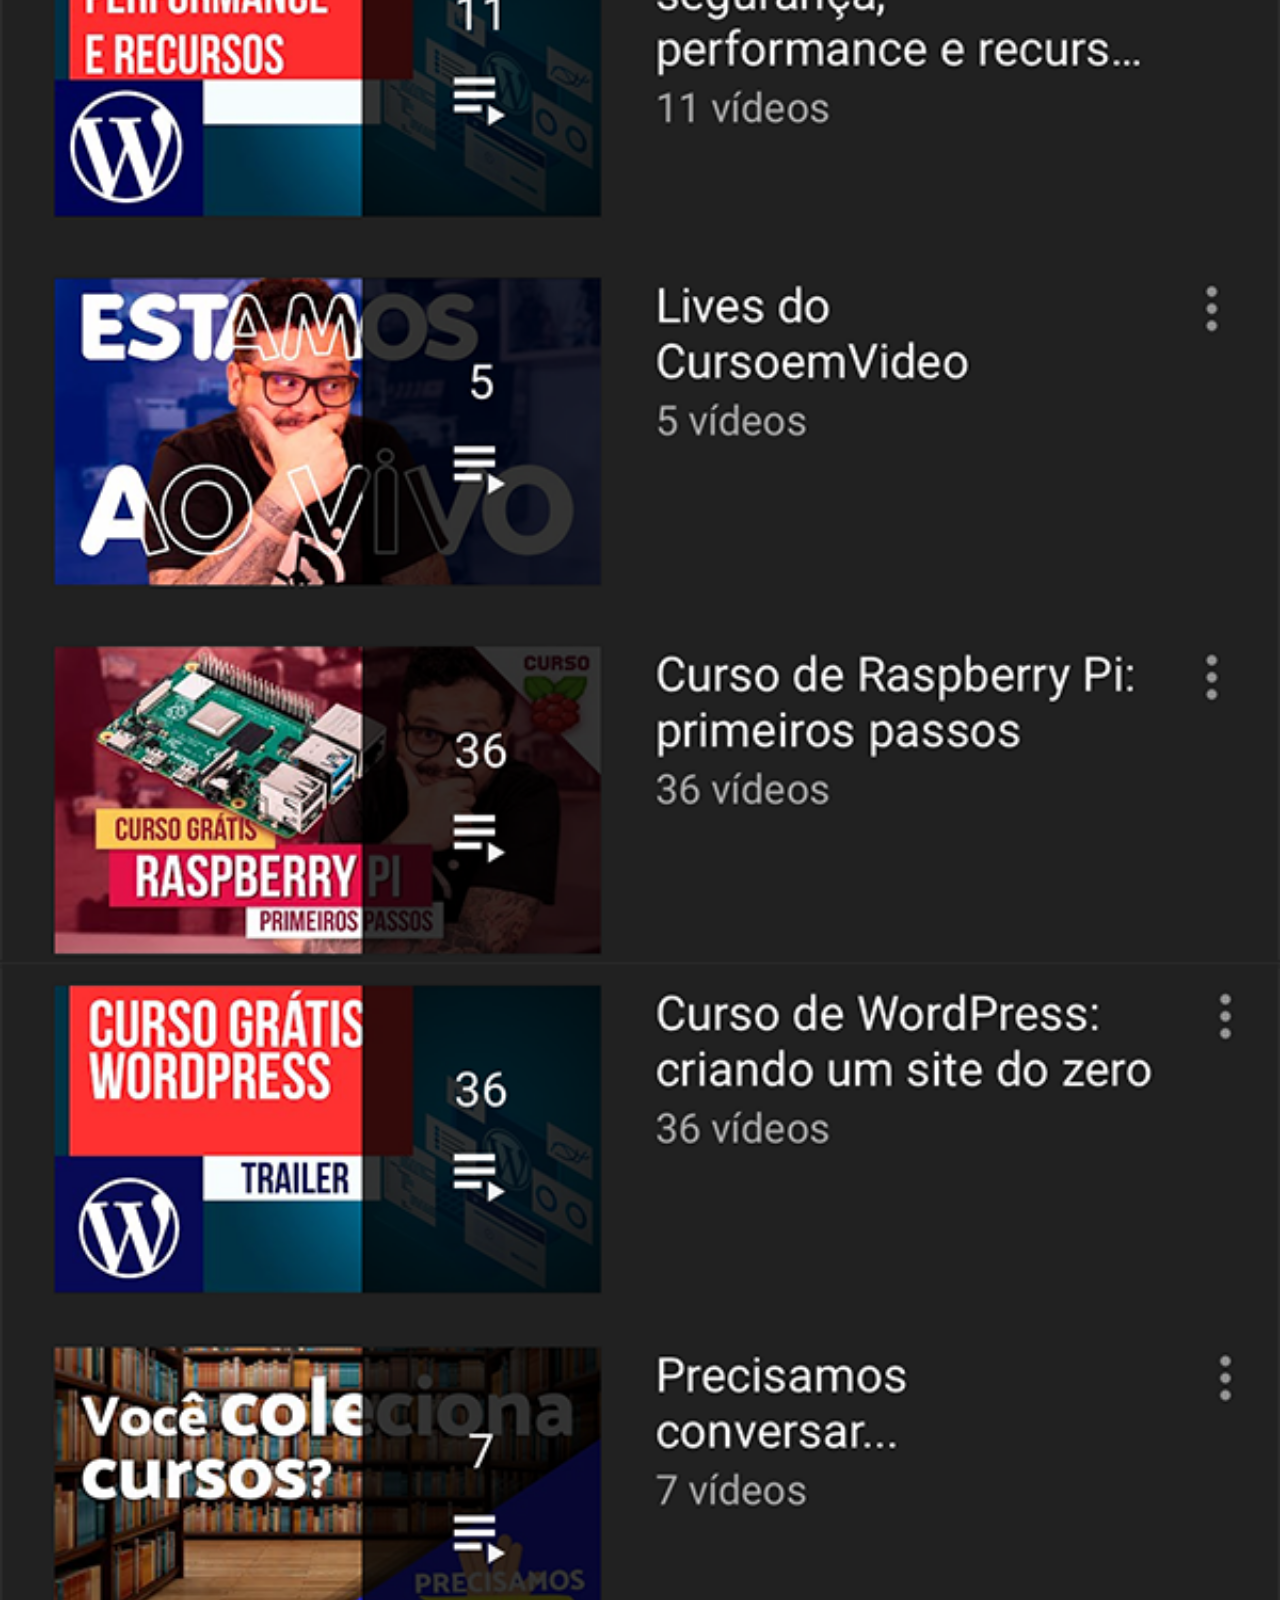
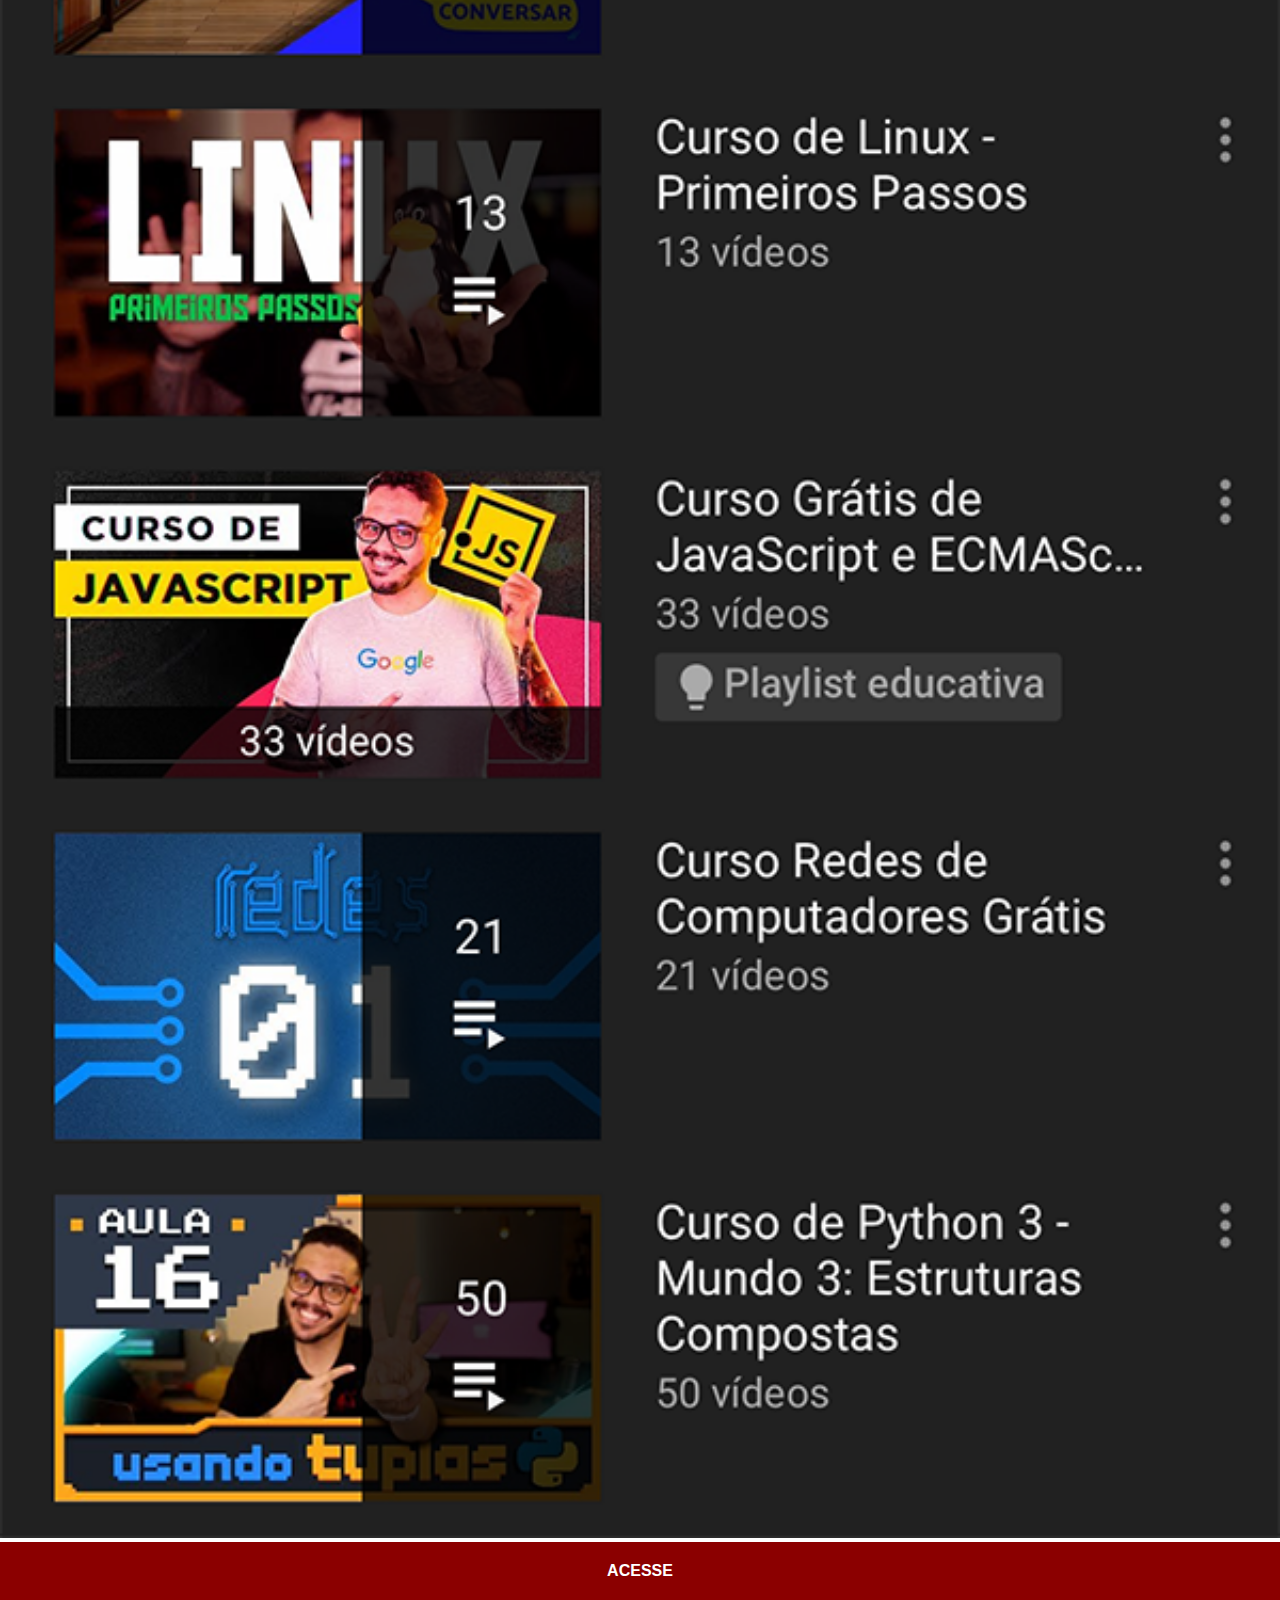
<file: youtube.html>
<!DOCTYPE html>
<html lang="pt-br">
<head>
    <meta charset="UTF-8">
    <meta http-equiv="X-UA-Compatible" content="IE=edge">
    <meta name="viewport" content="width=device-width, initial-scale=1.0">
    <title>Youtube</title>
    <link rel="stylesheet" href="estilos/social.css">
</head>
<body>
    <img src="imagens/tela-youtube.png" alt="youtube">
    <a href="https://youtube.com/cursoemvideo" target="_blank">ACESSE</a>
</body>
</html>
</file>
<file: estilos/style.css>
@charset "UTF-8";

*  {
    margin: 0;
    padding: 0;
    font-family: Arial, Helvetica, sans-serif;
}

html, body {
    height: 100vh;
    width: 100vw;
    background-color: black;
}

body {
    background: url('../imagens/fundo-madeira.jpg') no-repeat top center;
    background-size: cover;
    background-attachment: fixed;
}

main {
    position: relative;
    height: 100vh;
}

section#telefone {
    position: absolute;
    top: 50%;
    left: 50%;
    transform: translate(-50%, -50%);
    height: 627px;
    width: 311px;
    background: url('../imagens/frame-iphone.png') no-repeat;
}

iframe#tela {
    position: relative;
    top: 82px;
    left: 23px;
    width: 266px;
    height: 471px;
}

section#redes-sociais {
    text-align: right;
}

section#redes-sociais img {
    width: 50px;
    margin: 10px;
    border-radius: 50%;
    box-shadow: 2px 2px 2px rgba(0, 0, 0, 0.400);
    box-sizing: border-box;
}

section#redes-sociais img:hover {
    border: 2px solid rgba(255, 255, 255, 0.637);
    transform: translate(-3px, -3px);
    box-shadow: 5px 5px 10px rgba(0, 0, 0, 0.600);
    transition: transform .5s;
}
</file>
<file: estilos/social.css>
@charset "UTF-8";

*{
    margin: 0px;
    padding: 0px;
    font-family: Arial, Helvetica, sans-serif;
}

::-webkit-scrollbar {
    width: 0;
    height: 0;
}
img {
    width: 100vw;
}

a {
    display: block;
    background-color: darkred;
    padding: 20px;
    color: white;
    text-align: center;
    font-weight: bolder;
    text-decoration: none;
}

a:hover{
    background-color: red;
}
</file>
